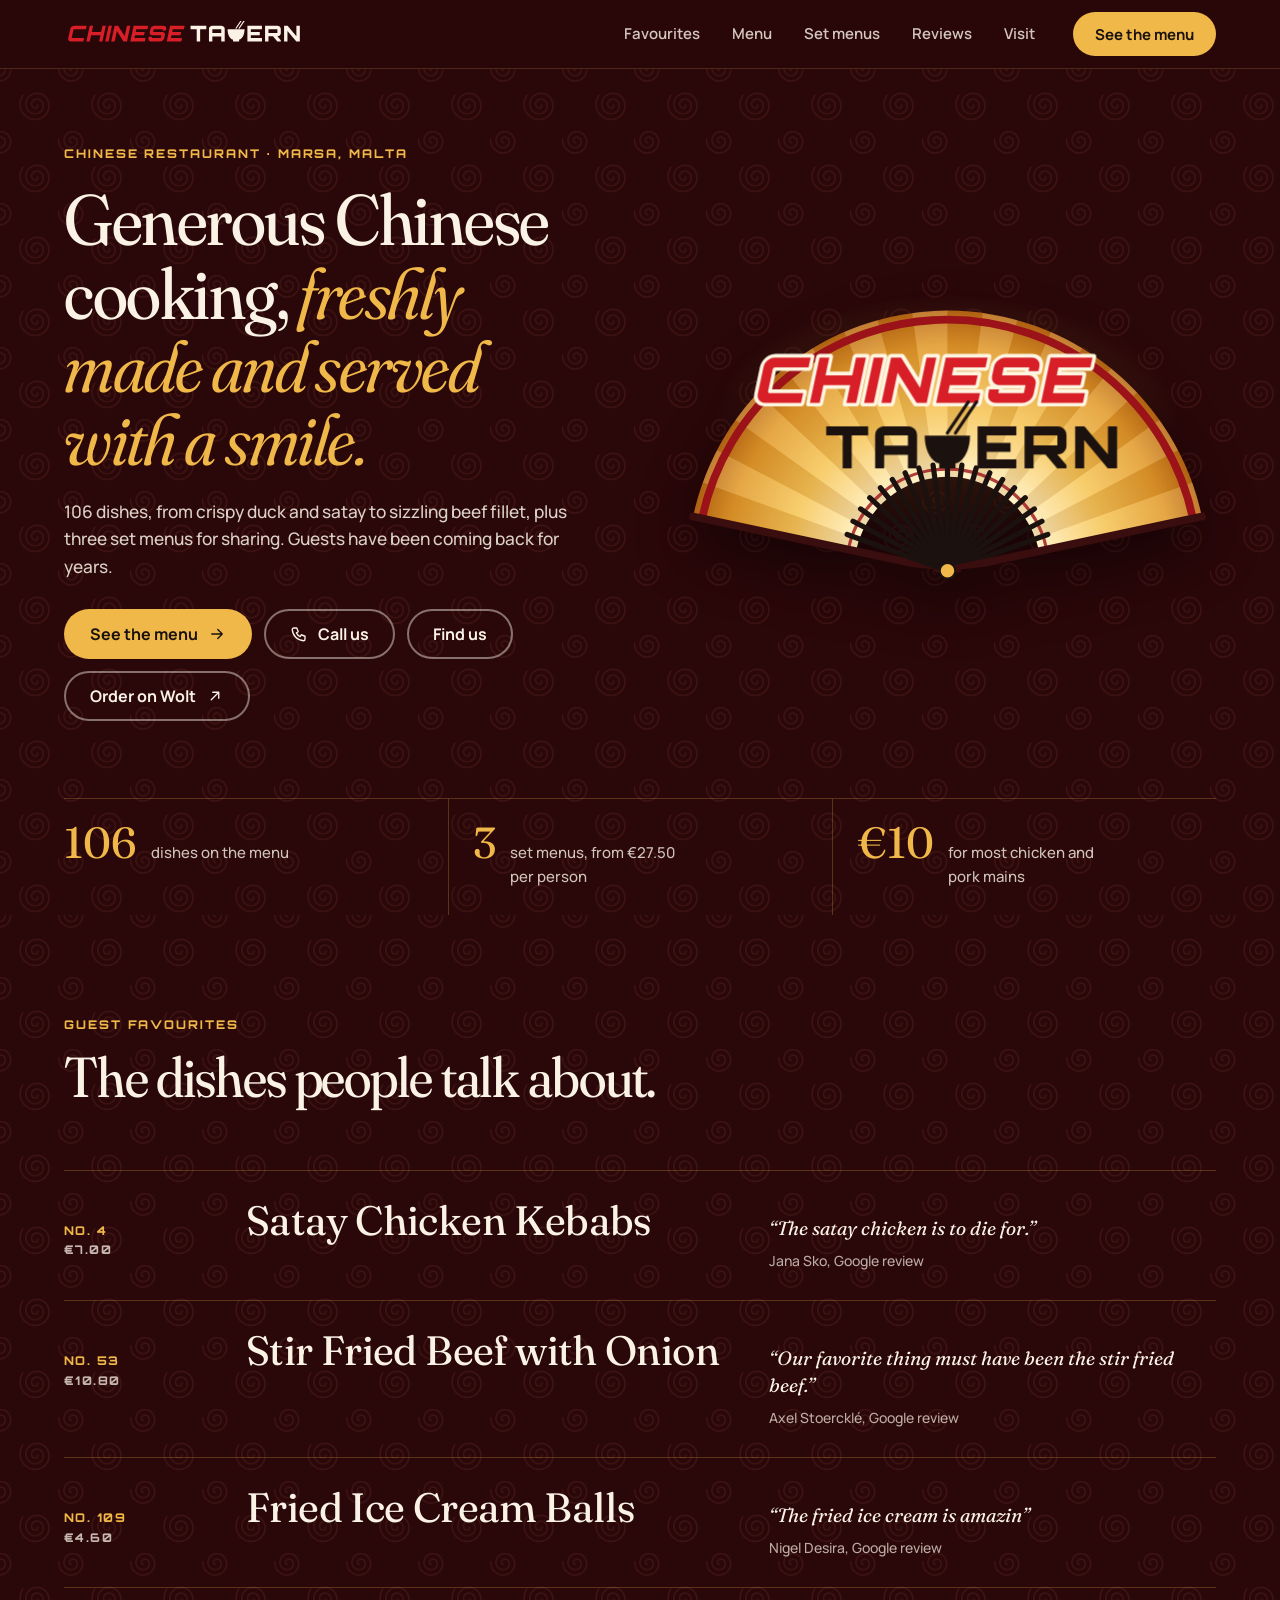
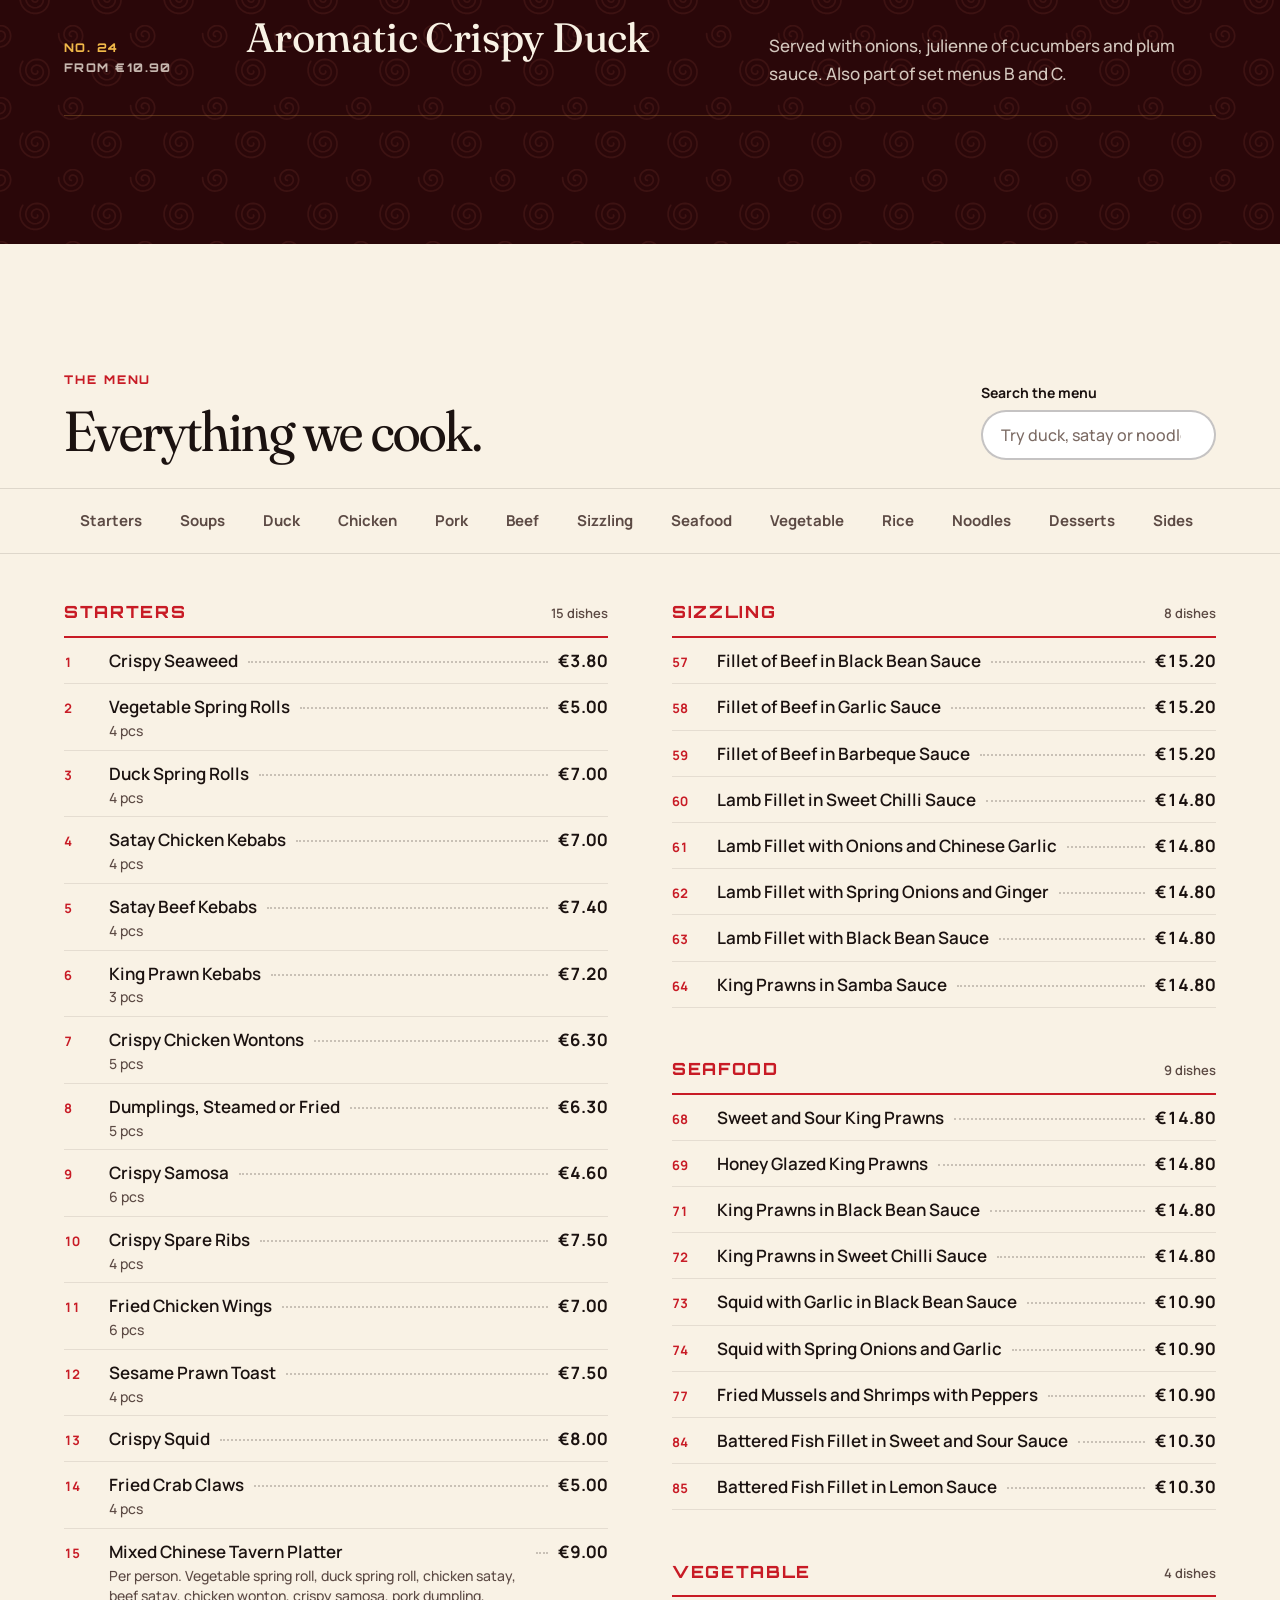
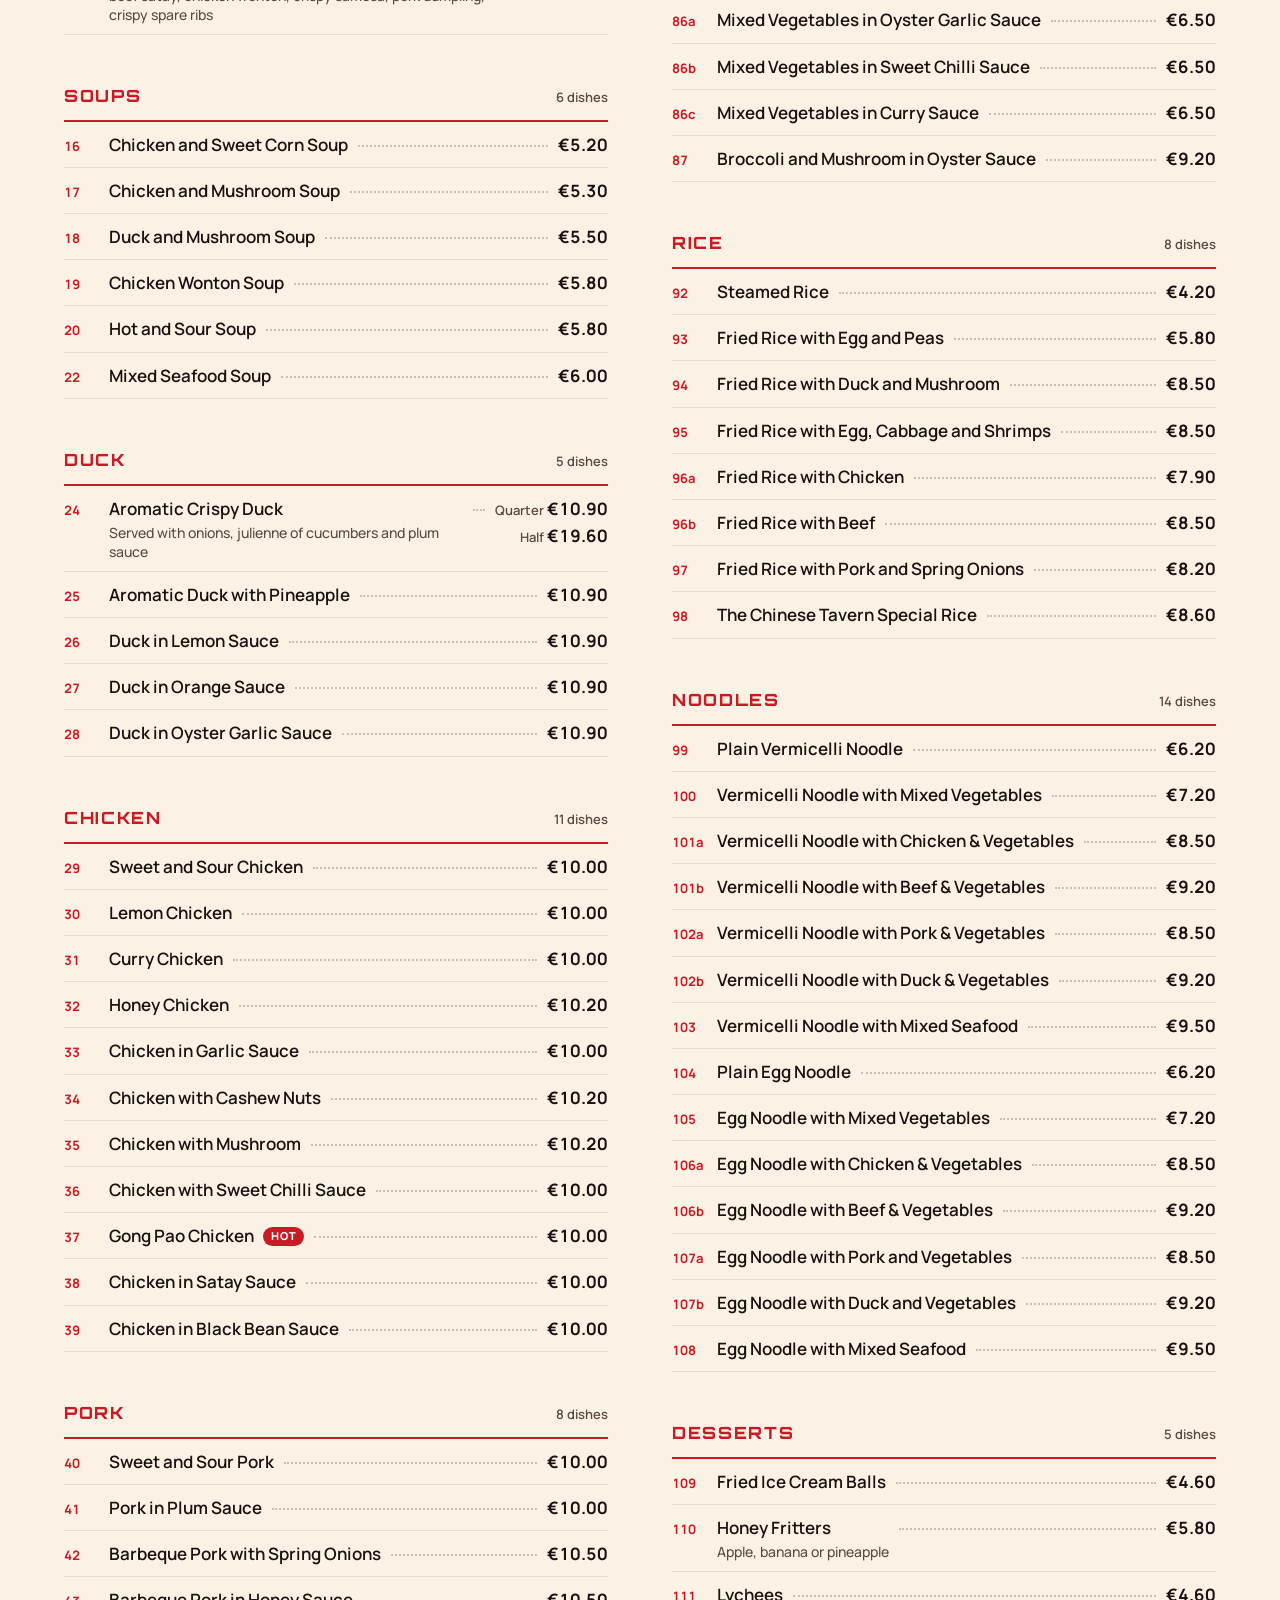
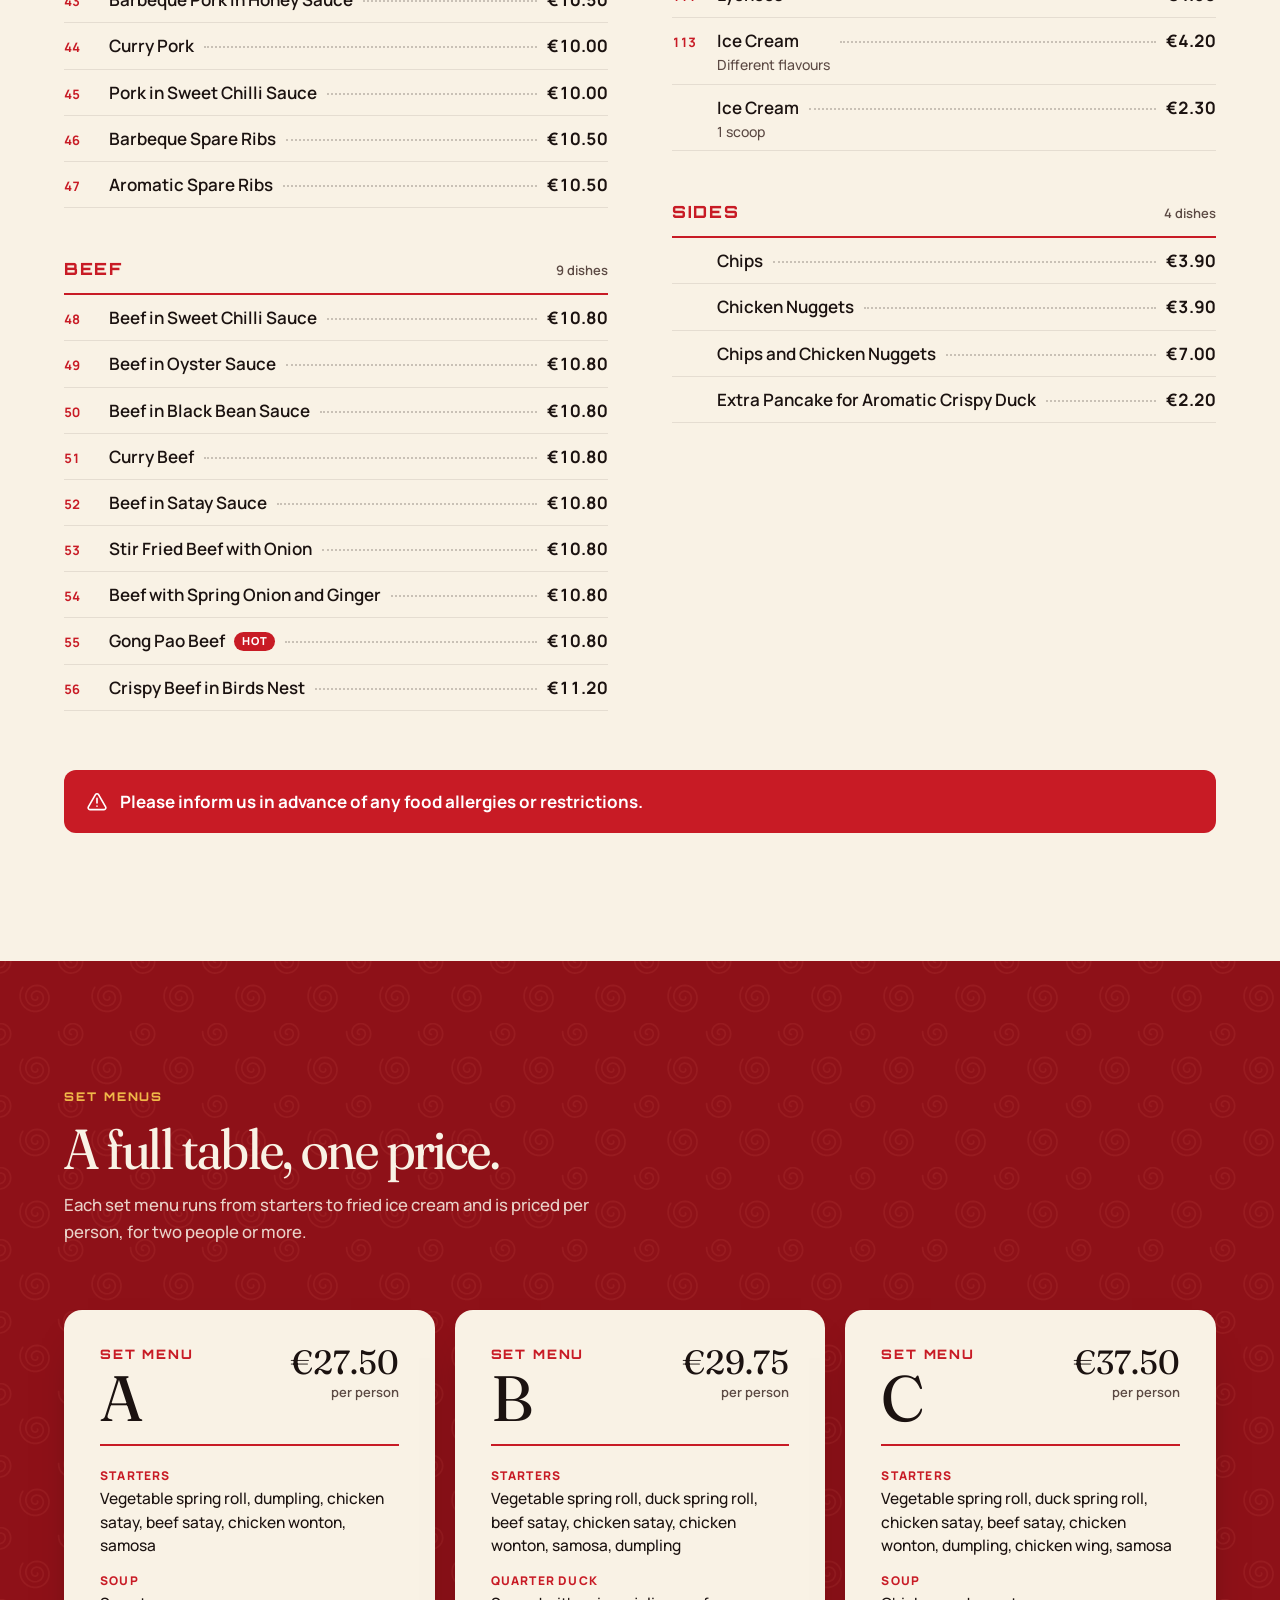
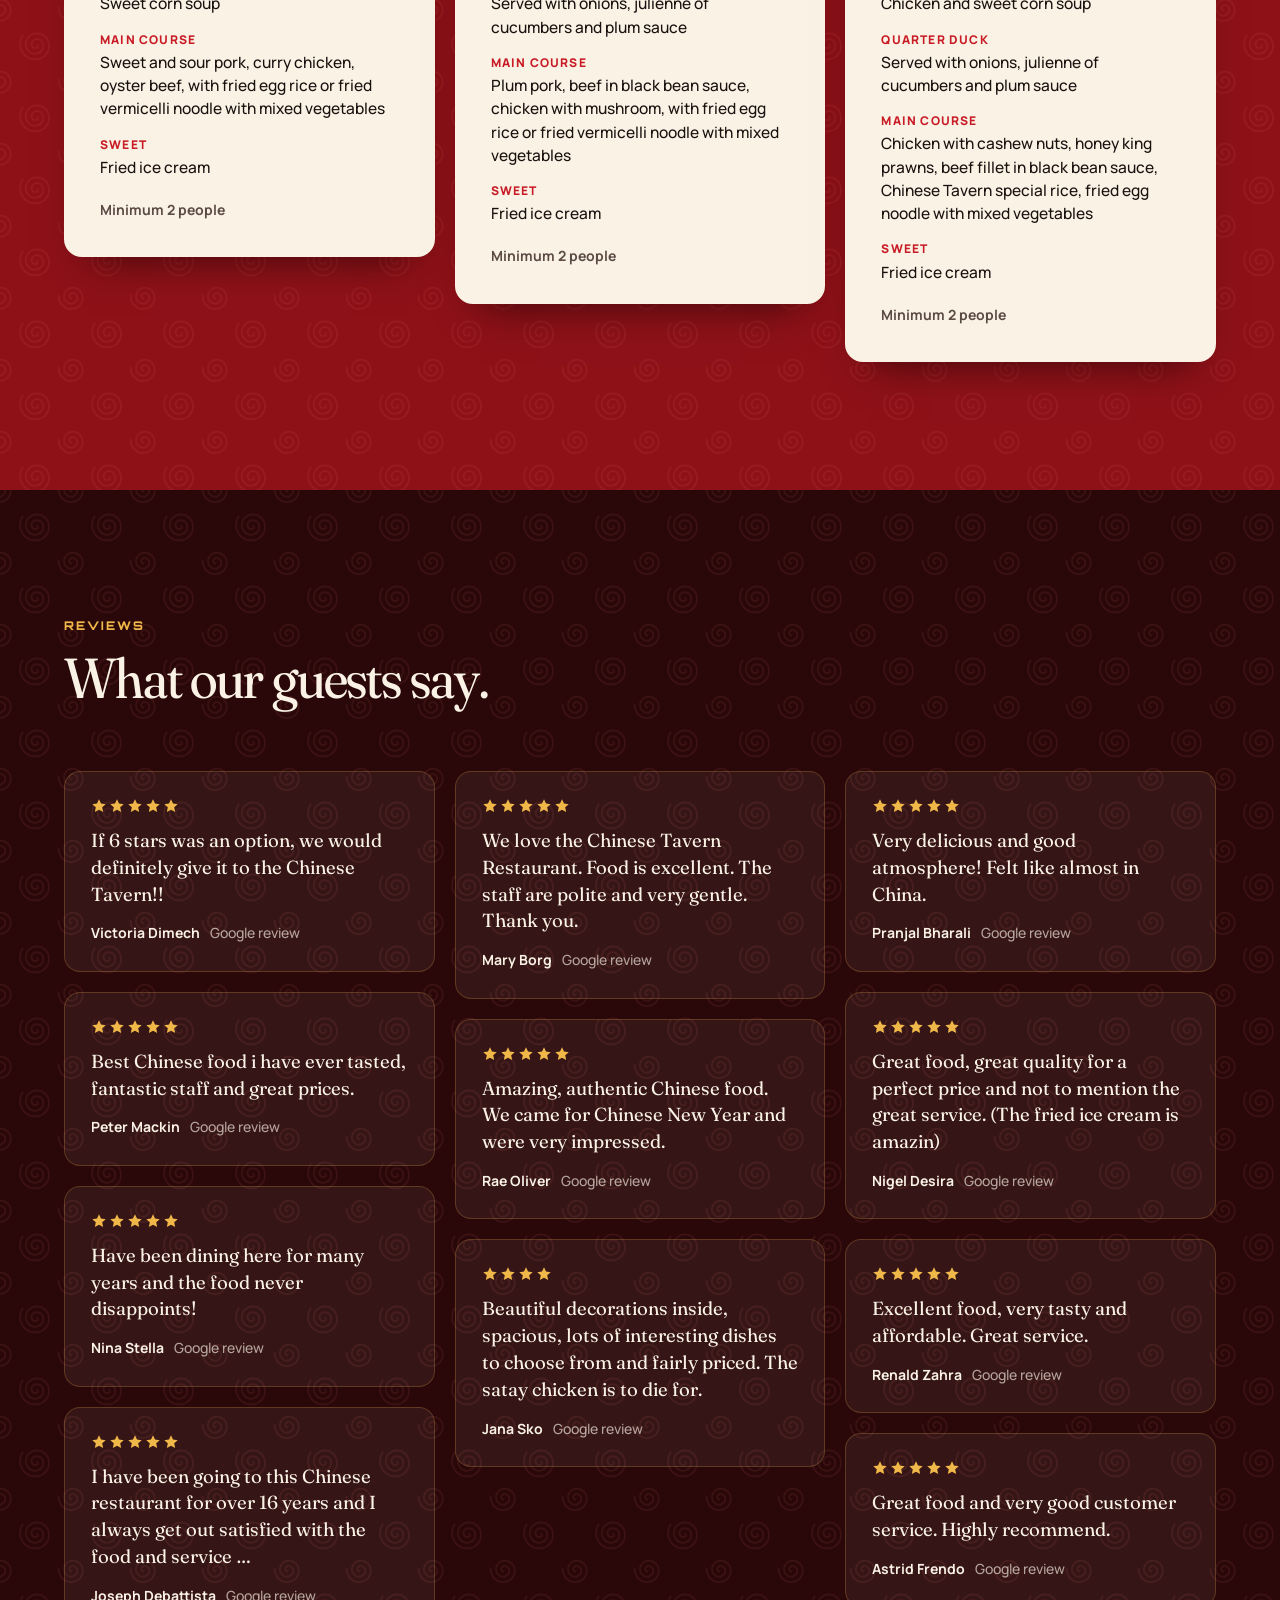
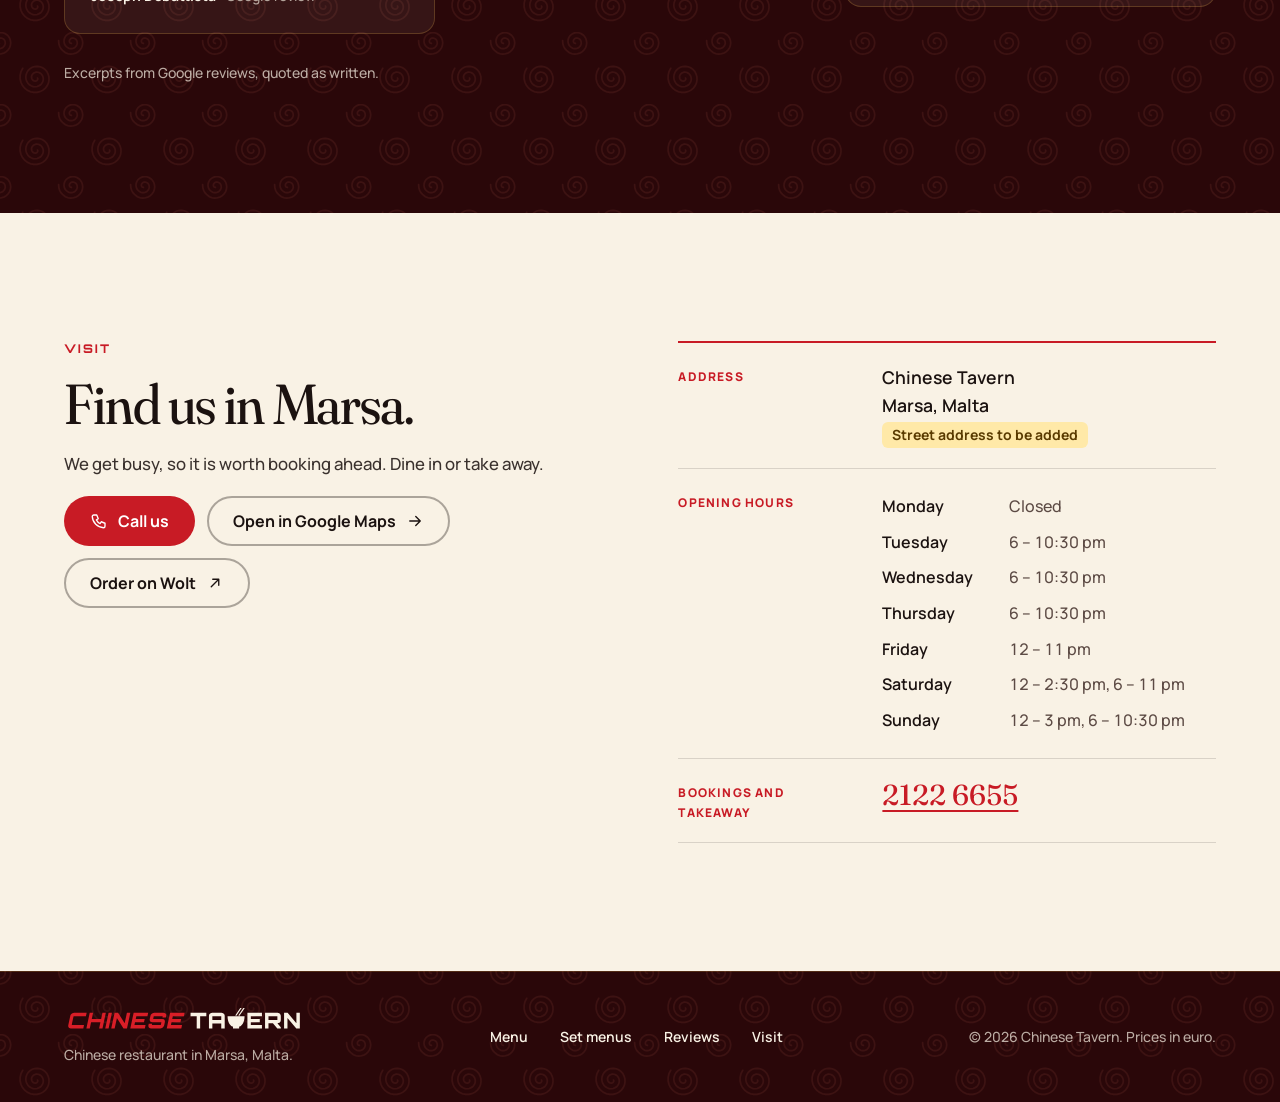
<file: index.html>
<!doctype html>
<html lang="en">
<head>
  <meta charset="utf-8">
  <meta name="viewport" content="width=device-width, initial-scale=1">
  <title>Chinese Tavern | Chinese Restaurant in Marsa, Malta</title>
  <meta name="description" content="Chinese Tavern is a Chinese restaurant in Marsa, Malta. See the full menu of 106 dishes with prices, three set menus from €27.50 per person, and what guests say.">
  <meta name="theme-color" content="#2a0709">
  <meta property="og:title" content="Chinese Tavern | Chinese Restaurant in Marsa, Malta">
  <meta property="og:description" content="Full menu with prices, set menus from €27.50 per person, and guest reviews.">
  <meta property="og:type" content="restaurant">
  <link rel="icon" href="assets/favicon.svg" type="image/svg+xml">
  <link rel="preload" href="assets/fonts/fraunces-latin-full-normal.woff2" as="font" type="font/woff2" crossorigin>
  <link rel="preload" href="assets/fonts/manrope-latin-wght-normal.woff2" as="font" type="font/woff2" crossorigin>
  <link rel="stylesheet" href="styles.css?v=7">
</head>
<body>
  <a class="skip" href="#main">Skip to content</a>

  <header class="nav" id="nav">
    <div class="wrap nav-inner">
      <a class="brand" href="#top" aria-label="Chinese Tavern, back to top"><svg class="wordmark" viewBox="0 0 608 66" aria-hidden="true"><path transform="translate(6.0 52.0) skewX(-12)" d="M11.3 0Q9.1 0 7.2 -1.1Q5.3 -2.2 4.2 -4.1Q3.1 -5.9 3.1 -8.2V-31.8Q3.1 -34.1 4.2 -35.9Q5.3 -37.8 7.2 -38.9Q9.1 -40 11.3 -40H43V-31.3H13.6Q12.7 -31.3 12.2 -30.9Q11.7 -30.4 11.7 -29.5V-10.5Q11.7 -9.6 12.2 -9.1Q12.7 -8.7 13.6 -8.7H43V0ZM50.8 0V-40H59.4V-24.3H83.1V-40H91.7V0H83.1V-15.7H59.4V0ZM98.7 0V-40H107.2V0ZM113.9 0V-40H122.8L145.2 -13.3V-40H153.9V0H145.1L122.6 -26.8V0ZM162.3 0V-40H199.2V-31.3H171V-24.3H193.7V-15.7H171V-8.7H199.2V0ZM214.8 0Q212.6 0 210.7 -1.1Q208.8 -2.2 207.7 -4.1Q206.6 -6 206.6 -8.2V-11.9H215.2V-8.7H237.9V-15.7H214.8Q212.6 -15.7 210.7 -16.8Q208.8 -17.9 207.7 -19.8Q206.6 -21.6 206.6 -23.9V-31.8Q206.6 -34.1 207.7 -35.9Q208.8 -37.8 210.7 -38.9Q212.6 -40 214.8 -40H238.4Q240.6 -40 242.5 -38.9Q244.3 -37.8 245.5 -35.9Q246.6 -34.1 246.6 -31.8V-28.1H237.9V-31.3H215.2V-24.3H238.4Q240.6 -24.3 242.5 -23.2Q244.3 -22.1 245.5 -20.2Q246.6 -18.4 246.6 -16.1V-8.2Q246.6 -6 245.5 -4.1Q244.3 -2.2 242.5 -1.1Q240.6 0 238.4 0ZM254.8 0V-40H291.8V-31.3H263.6V-24.3H286.3V-15.7H263.6V-8.7H291.8V0Z" fill="#d81e27"/><path d="M336.9 52V20.7H321.3V12H361.3V20.7H345.6V52ZM368 52V20.2Q368 17.9 369.1 16.1Q370.2 14.2 372.1 13.1Q374 12 376.2 12H399.7Q402 12 403.8 13.1Q405.7 14.2 406.8 16.1Q408 17.9 408 20.2V52H399.2V39.1H376.6V52ZM376.6 30.4H399.2V20.7H376.6ZM465.6 52V12H502.5V20.7H474.3V27.7H497V36.3H474.3V43.3H502.5V52ZM541.5 52 530.4 38.9H519.1V52H510.4V12.1H542.2Q544.4 12.1 546.3 13.2Q548.2 14.3 549.3 16.2Q550.4 18.1 550.4 20.3V30.6Q550.4 32.8 549.3 34.7Q548.2 36.6 546.3 37.7Q544.4 38.8 542.2 38.8H541.7L550.4 49.1V52ZM519.1 30.2H541.7V20.7H519.1ZM558.7 52V12H567.6L590 38.7V12H598.7V52H589.8L567.3 25.2V52Z" fill="currentColor"/><path d="M415.2 20.8h43.2c0 16.8 -8.6 26.4 -13.8 26.4v4.8h-15.6v-4.8c-5.2 0 -13.8 -9.6 -13.8 -26.4z" fill="currentColor"/><path d="M436.8 18.4L456.8 -11.2" stroke="currentColor" stroke-width="3.0" stroke-linecap="round"/><path d="M444.6 18.4L464.6 -11.2" stroke="currentColor" stroke-width="3.0" stroke-linecap="round"/></svg></a>
      <nav aria-label="Primary">
        <a class="nav-wide" href="#favourites">Favourites</a>
        <a href="#menu">Menu</a>
        <a class="nav-key" href="#set-menus">Set menus</a>
        <a class="nav-mid" href="#reviews">Reviews</a>
        <a class="nav-mid" href="#visit">Visit</a>
      </nav>
      <a class="btn btn-gold nav-cta" href="#menu">See the menu</a>
    </div>
  </header>

  <main id="main">
    <section class="hero dark" id="top">
      <div class="wrap hero-grid">
        <div class="hero-copy">
          <p class="eyebrow">Chinese restaurant <span aria-hidden="true">·</span> Marsa, Malta</p>
          <h1>Generous Chinese cooking, <em>freshly made and served with a smile.</em></h1>
          <p class="lede">106 dishes, from crispy duck and satay to sizzling beef fillet, plus three set menus for sharing. Guests have been coming back for years.</p>
          <div class="actions">
            <a class="btn btn-gold" href="#menu">See the menu <svg viewBox="0 0 24 24" width="18" height="18" aria-hidden="true"><path d="M5 12h14m0 0l-6-6m6 6l-6 6" fill="none" stroke="currentColor" stroke-width="1.8" stroke-linecap="round" stroke-linejoin="round"/></svg></a>
            <a class="btn btn-line btn-call" href="tel:+35621226655"><svg viewBox="0 0 24 24" width="18" height="18" aria-hidden="true"><path d="M5 4h4l2 5-2.5 1.5a11 11 0 005 5L15 13l5 2v4a2 2 0 01-2 2A16 16 0 013 6a2 2 0 012-2z" fill="none" stroke="currentColor" stroke-width="1.8" stroke-linecap="round" stroke-linejoin="round"/></svg> Call us</a>
            <a class="btn btn-line" href="#visit">Find us</a>
            <a class="btn btn-line" href="https://wolt.com/en/mlt/malta/restaurant/chinese-tavern" target="_blank" rel="noopener">Order on Wolt <svg viewBox="0 0 24 24" width="18" height="18" aria-hidden="true"><path d="M7 17L17 7m0 0H9m8 0v8" fill="none" stroke="currentColor" stroke-width="1.8" stroke-linecap="round" stroke-linejoin="round"/></svg></a>
          </div>
        </div>
        <div class="hero-art"><svg class="hero-logo" viewBox="0 0 640 372" role="img" aria-label="Chinese Tavern logo: a golden fan behind the restaurant name"><defs><radialGradient id="hero-gold" gradientUnits="userSpaceOnUse" cx="320" cy="350" r="310"><stop offset=".36" stop-color="#fff0c0"/><stop offset=".62" stop-color="#f6c556"/><stop offset=".86" stop-color="#e29a2a"/><stop offset="1" stop-color="#b96a14"/></radialGradient><mask id="fan-sweep" maskUnits="userSpaceOnUse" x="0" y="0" width="640" height="372"><path class="sweep" d="M157.9 333.0A163.0 163.0 0 0 1 482.1 333.0" pathLength="1" fill="none" stroke="#fff" stroke-width="330"/><circle cx="320" cy="350" r="16" fill="#fff"/></mask></defs><g mask="url(#fan-sweep)"><path d="M210.8 326.8L16.8 285.5A310 310 0 0 1 623.2 285.5L429.2 326.8A111.6 111.6 0 0 0 210.8 326.8Z" fill="url(#hero-gold)"/><path d="M210.8 326.8L16.8 285.5A310 310 0 0 1 28.3 245.0L215.0 312.2A111.6 111.6 0 0 0 210.8 326.8Z" fill="#5a1c00" opacity="0.1"/><path d="M215.0 312.2L28.3 245.0A310 310 0 0 1 45.3 206.4L221.1 298.3A111.6 111.6 0 0 0 215.0 312.2Z" fill="#fff" opacity="0.13"/><path d="M221.1 298.3L45.3 206.4A310 310 0 0 1 67.3 170.4L229.0 285.4A111.6 111.6 0 0 0 221.1 298.3Z" fill="#5a1c00" opacity="0.1"/><path d="M229.0 285.4L67.3 170.4A310 310 0 0 1 94.0 137.8L238.6 273.6A111.6 111.6 0 0 0 229.0 285.4Z" fill="#fff" opacity="0.13"/><path d="M238.6 273.6L94.0 137.8A310 310 0 0 1 124.9 109.1L249.8 263.3A111.6 111.6 0 0 0 238.6 273.6Z" fill="#5a1c00" opacity="0.1"/><path d="M249.8 263.3L124.9 109.1A310 310 0 0 1 159.4 84.8L262.2 254.5A111.6 111.6 0 0 0 249.8 263.3Z" fill="#fff" opacity="0.13"/><path d="M262.2 254.5L159.4 84.8A310 310 0 0 1 196.9 65.5L275.7 247.6A111.6 111.6 0 0 0 262.2 254.5Z" fill="#5a1c00" opacity="0.1"/><path d="M275.7 247.6L196.9 65.5A310 310 0 0 1 236.6 51.4L290.0 242.5A111.6 111.6 0 0 0 275.7 247.6Z" fill="#fff" opacity="0.13"/><path d="M290.0 242.5L236.6 51.4A310 310 0 0 1 277.9 42.9L304.9 239.4A111.6 111.6 0 0 0 290.0 242.5Z" fill="#5a1c00" opacity="0.1"/><path d="M304.9 239.4L277.9 42.9A310 310 0 0 1 320.0 40.0L320.0 238.4A111.6 111.6 0 0 0 304.9 239.4Z" fill="#fff" opacity="0.13"/><path d="M320.0 238.4L320.0 40.0A310 310 0 0 1 362.1 42.9L335.1 239.4A111.6 111.6 0 0 0 320.0 238.4Z" fill="#5a1c00" opacity="0.1"/><path d="M335.1 239.4L362.1 42.9A310 310 0 0 1 403.4 51.4L350.0 242.5A111.6 111.6 0 0 0 335.1 239.4Z" fill="#fff" opacity="0.13"/><path d="M350.0 242.5L403.4 51.4A310 310 0 0 1 443.1 65.5L364.3 247.6A111.6 111.6 0 0 0 350.0 242.5Z" fill="#5a1c00" opacity="0.1"/><path d="M364.3 247.6L443.1 65.5A310 310 0 0 1 480.6 84.8L377.8 254.5A111.6 111.6 0 0 0 364.3 247.6Z" fill="#fff" opacity="0.13"/><path d="M377.8 254.5L480.6 84.8A310 310 0 0 1 515.1 109.1L390.2 263.3A111.6 111.6 0 0 0 377.8 254.5Z" fill="#5a1c00" opacity="0.1"/><path d="M390.2 263.3L515.1 109.1A310 310 0 0 1 546.0 137.8L401.4 273.6A111.6 111.6 0 0 0 390.2 263.3Z" fill="#fff" opacity="0.13"/><path d="M401.4 273.6L546.0 137.8A310 310 0 0 1 572.7 170.4L411.0 285.4A111.6 111.6 0 0 0 401.4 273.6Z" fill="#5a1c00" opacity="0.1"/><path d="M411.0 285.4L572.7 170.4A310 310 0 0 1 594.7 206.4L418.9 298.3A111.6 111.6 0 0 0 411.0 285.4Z" fill="#fff" opacity="0.13"/><path d="M418.9 298.3L594.7 206.4A310 310 0 0 1 611.7 245.0L425.0 312.2A111.6 111.6 0 0 0 418.9 298.3Z" fill="#5a1c00" opacity="0.1"/><path d="M425.0 312.2L611.7 245.0A310 310 0 0 1 623.2 285.5L429.2 326.8A111.6 111.6 0 0 0 425.0 312.2Z" fill="#fff" opacity="0.13"/><path d="M27.4 287.8A299.15 299.15 0 0 1 612.6 287.8" fill="none" stroke="#9c1219" stroke-width="9.3"/><path d="M201.7 324.9A120.89999999999999 120.89999999999999 0 0 1 438.3 324.9" fill="none" stroke="#9c1219" stroke-width="3.7" opacity=".8"/><path d="M313.9 348.7L16.8 285.5" stroke="#3a0d0f" stroke-width="9.3" stroke-linecap="round"/><path d="M314.2 347.9L200.4 306.9" stroke="#1b1210" stroke-width="6.2" stroke-linecap="round"/><path d="M314.5 347.1L207.4 291.1" stroke="#1b1210" stroke-width="6.2" stroke-linecap="round"/><path d="M314.9 346.4L216.4 276.4" stroke="#1b1210" stroke-width="6.2" stroke-linecap="round"/><path d="M315.5 345.8L227.3 263.0" stroke="#1b1210" stroke-width="6.2" stroke-linecap="round"/><path d="M316.1 345.2L240.0 251.2" stroke="#1b1210" stroke-width="6.2" stroke-linecap="round"/><path d="M316.8 344.7L254.2 241.3" stroke="#1b1210" stroke-width="6.2" stroke-linecap="round"/><path d="M317.5 344.3L269.5 233.4" stroke="#1b1210" stroke-width="6.2" stroke-linecap="round"/><path d="M318.3 344.0L285.8 227.6" stroke="#1b1210" stroke-width="6.2" stroke-linecap="round"/><path d="M319.2 343.9L302.8 224.1" stroke="#1b1210" stroke-width="6.2" stroke-linecap="round"/><path d="M320.0 343.8L320.0 222.9" stroke="#1b1210" stroke-width="6.2" stroke-linecap="round"/><path d="M320.8 343.9L337.2 224.1" stroke="#1b1210" stroke-width="6.2" stroke-linecap="round"/><path d="M321.7 344.0L354.2 227.6" stroke="#1b1210" stroke-width="6.2" stroke-linecap="round"/><path d="M322.5 344.3L370.5 233.4" stroke="#1b1210" stroke-width="6.2" stroke-linecap="round"/><path d="M323.2 344.7L385.8 241.3" stroke="#1b1210" stroke-width="6.2" stroke-linecap="round"/><path d="M323.9 345.2L400.0 251.2" stroke="#1b1210" stroke-width="6.2" stroke-linecap="round"/><path d="M324.5 345.8L412.7 263.0" stroke="#1b1210" stroke-width="6.2" stroke-linecap="round"/><path d="M325.1 346.4L423.6 276.4" stroke="#1b1210" stroke-width="6.2" stroke-linecap="round"/><path d="M325.5 347.1L432.6 291.1" stroke="#1b1210" stroke-width="6.2" stroke-linecap="round"/><path d="M325.8 347.9L439.6 306.9" stroke="#1b1210" stroke-width="6.2" stroke-linecap="round"/><path d="M326.1 348.7L623.2 285.5" stroke="#3a0d0f" stroke-width="9.3" stroke-linecap="round"/><circle cx="320" cy="350" r="9.3" fill="#f0b849" stroke="#1b1210" stroke-width="2.5"/></g><g class="hero-words"><path transform="translate(87.4 150.0) skewX(-12)" d="M15.3 0Q12.2 0 9.7 -1.5Q7.2 -3 5.7 -5.5Q4.2 -8 4.2 -11.1V-42.9Q4.2 -46 5.7 -48.5Q7.2 -51 9.7 -52.5Q12.2 -54 15.3 -54H58V-42.3H18.3Q17.1 -42.3 16.5 -41.7Q15.8 -41.1 15.8 -39.8V-14.2Q15.8 -13 16.5 -12.3Q17.1 -11.7 18.3 -11.7H58V0ZM68.6 0V-54H80.2V-32.9H112.1V-54H123.8V0H112.1V-21.1H80.2V0ZM133.2 0V-54H144.7V0ZM153.8 0V-54H165.8L196.1 -18V-54H207.8V0H195.8L165.4 -36.1V0ZM219.1 0V-54H268.9V-42.3H230.8V-32.9H261.5V-21.1H230.8V-11.7H268.9V0ZM290 0Q287 0 284.5 -1.5Q281.9 -3 280.4 -5.5Q278.9 -8.1 278.9 -11.1V-16.1H290.6V-11.7H321.1V-21.1H290Q287 -21.1 284.5 -22.6Q281.9 -24.1 280.4 -26.7Q278.9 -29.2 278.9 -32.2V-42.9Q278.9 -46 280.4 -48.5Q281.9 -51 284.5 -52.5Q287 -54 290 -54H321.8Q324.8 -54 327.3 -52.5Q329.9 -51 331.4 -48.5Q332.9 -46 332.9 -42.9V-37.9H321.1V-42.3H290.6V-32.9H321.8Q324.8 -32.9 327.3 -31.4Q329.9 -29.8 331.4 -27.3Q332.9 -24.8 332.9 -21.8V-11.1Q332.9 -8.1 331.4 -5.5Q329.9 -3 327.3 -1.5Q324.8 0 321.8 0ZM344 0V-54H393.9V-42.3H355.8V-32.9H386.5V-21.1H355.8V-11.7H393.9V0Z" fill="#d81e27" stroke="#fff6e2" stroke-width="8.6" stroke-linejoin="round" paint-order="stroke"/><path d="M195 228V188.8H175.4V178H225.4V188.8H205.8V228ZM233.7 228V188.3Q233.7 185.4 235.1 183.1Q236.5 180.8 238.9 179.4Q241.2 178 244 178H273.4Q276.2 178 278.5 179.4Q280.9 180.8 282.3 183.1Q283.7 185.4 283.7 188.3V228H272.8V211.9H244.5V228ZM244.5 201.1H272.8V188.8H244.5ZM355.8 228V178H402V188.8H366.7V197.6H395.1V208.4H366.7V217.2H402V228ZM450.7 228 436.8 211.6H422.6V228H411.8V178.1H451.5Q454.3 178.1 456.7 179.5Q459 180.8 460.4 183.2Q461.8 185.6 461.8 188.3V201.3Q461.8 204 460.4 206.4Q459 208.8 456.7 210.2Q454.3 211.5 451.5 211.5H450.9L461.8 224.3V228ZM422.6 200.7H450.9V188.8H422.6ZM472.1 228V178H483.2L511.2 211.3V178H522.1V228H511L482.9 194.5V228Z" fill="#1b1210"/><path d="M292.8 189.0h54.0c0 21.0 -10.8 33.0 -17.3 33.0v6.0h-19.4v-6.0c-6.5 0 -17.3 -12.0 -17.3 -33.0z" fill="#1b1210"/><path d="M319.8 186.0L344.8 149.0" stroke="#1b1210" stroke-width="3.8" stroke-linecap="round"/><path d="M329.5 186.0L354.5 149.0" stroke="#1b1210" stroke-width="3.8" stroke-linecap="round"/></g></svg></div>
      </div>
      <div class="wrap">
        <ul class="facts">
          <li><strong>106</strong><span>dishes on the menu</span></li>
          <li><strong>3</strong><span>set menus, from €27.50 per person</span></li>
          <li><strong>€10</strong><span>for most chicken and pork mains</span></li>
        </ul>
      </div>
    </section>

    <section class="section dark faves" id="favourites">
      <div class="wrap">
        <header class="head">
          <p class="eyebrow">Guest favourites</p>
          <h2>The dishes people talk about.</h2>
        </header>
        <ul class="fave-list"><li class="fave"><div class="fave-meta"><span>No. 4</span><span>€7.00</span></div><h3>Satay Chicken Kebabs</h3><blockquote><p>“The satay chicken is to die for.”</p><cite>Jana Sko, Google review</cite></blockquote></li><li class="fave"><div class="fave-meta"><span>No. 53</span><span>€10.80</span></div><h3>Stir Fried Beef with Onion</h3><blockquote><p>“Our favorite thing must have been the stir fried beef.”</p><cite>Axel Stoercklé, Google review</cite></blockquote></li><li class="fave"><div class="fave-meta"><span>No. 109</span><span>€4.60</span></div><h3>Fried Ice Cream Balls</h3><blockquote><p>“The fried ice cream is amazin”</p><cite>Nigel Desira, Google review</cite></blockquote></li><li class="fave"><div class="fave-meta"><span>No. 24</span><span>from €10.90</span></div><h3>Aromatic Crispy Duck</h3><p class="fave-desc">Served with onions, julienne of cucumbers and plum sauce. Also part of set menus B and C.</p></li></ul>
      </div>
    </section>

    <section class="section paper" id="menu">
      <div class="wrap">
        <header class="head head-row">
          <div>
            <p class="eyebrow">The menu</p>
            <h2>Everything we cook.</h2>
          </div>
          <div class="search">
            <label for="menu-search">Search the menu</label>
            <input id="menu-search" type="search" placeholder="Try duck, satay or noodle" autocomplete="off">
          </div>
        </header>
      </div>
      <div class="chips-bar" id="chips-bar"><div class="wrap"><nav class="chips" aria-label="Menu sections"><a class="chip" href="#m-starters" data-cat="m-starters">Starters</a><a class="chip" href="#m-soups" data-cat="m-soups">Soups</a><a class="chip" href="#m-duck" data-cat="m-duck">Duck</a><a class="chip" href="#m-chicken" data-cat="m-chicken">Chicken</a><a class="chip" href="#m-pork" data-cat="m-pork">Pork</a><a class="chip" href="#m-beef" data-cat="m-beef">Beef</a><a class="chip" href="#m-sizzling" data-cat="m-sizzling">Sizzling</a><a class="chip" href="#m-seafood" data-cat="m-seafood">Seafood</a><a class="chip" href="#m-vegetable" data-cat="m-vegetable">Vegetable</a><a class="chip" href="#m-rice" data-cat="m-rice">Rice</a><a class="chip" href="#m-noodles" data-cat="m-noodles">Noodles</a><a class="chip" href="#m-desserts" data-cat="m-desserts">Desserts</a><a class="chip" href="#m-sides" data-cat="m-sides">Sides</a></nav></div></div>
      <div class="wrap">
        <p class="no-results" id="no-results" hidden>No dishes match that search.</p>
        <div class="cats" id="cats"><section class="cat" id="m-starters" aria-labelledby="h-starters"><header class="cat-head"><h3 id="h-starters">Starters</h3><span class="count">15 dishes</span></header><ul class="items"><li class="item"><span class="no">1</span><span class="nm"><span class="t">Crispy Seaweed</span></span><span class="dots" aria-hidden="true"></span><span class="prices"><span class="price">€3.80</span></span></li><li class="item"><span class="no">2</span><span class="nm"><span class="t">Vegetable Spring Rolls</span><span class="note">4 pcs</span></span><span class="dots" aria-hidden="true"></span><span class="prices"><span class="price">€5.00</span></span></li><li class="item"><span class="no">3</span><span class="nm"><span class="t">Duck Spring Rolls</span><span class="note">4 pcs</span></span><span class="dots" aria-hidden="true"></span><span class="prices"><span class="price">€7.00</span></span></li><li class="item"><span class="no">4</span><span class="nm"><span class="t">Satay Chicken Kebabs</span><span class="note">4 pcs</span></span><span class="dots" aria-hidden="true"></span><span class="prices"><span class="price">€7.00</span></span></li><li class="item"><span class="no">5</span><span class="nm"><span class="t">Satay Beef Kebabs</span><span class="note">4 pcs</span></span><span class="dots" aria-hidden="true"></span><span class="prices"><span class="price">€7.40</span></span></li><li class="item"><span class="no">6</span><span class="nm"><span class="t">King Prawn Kebabs</span><span class="note">3 pcs</span></span><span class="dots" aria-hidden="true"></span><span class="prices"><span class="price">€7.20</span></span></li><li class="item"><span class="no">7</span><span class="nm"><span class="t">Crispy Chicken Wontons</span><span class="note">5 pcs</span></span><span class="dots" aria-hidden="true"></span><span class="prices"><span class="price">€6.30</span></span></li><li class="item"><span class="no">8</span><span class="nm"><span class="t">Dumplings, Steamed or Fried</span><span class="note">5 pcs</span></span><span class="dots" aria-hidden="true"></span><span class="prices"><span class="price">€6.30</span></span></li><li class="item"><span class="no">9</span><span class="nm"><span class="t">Crispy Samosa</span><span class="note">6 pcs</span></span><span class="dots" aria-hidden="true"></span><span class="prices"><span class="price">€4.60</span></span></li><li class="item"><span class="no">10</span><span class="nm"><span class="t">Crispy Spare Ribs</span><span class="note">4 pcs</span></span><span class="dots" aria-hidden="true"></span><span class="prices"><span class="price">€7.50</span></span></li><li class="item"><span class="no">11</span><span class="nm"><span class="t">Fried Chicken Wings</span><span class="note">6 pcs</span></span><span class="dots" aria-hidden="true"></span><span class="prices"><span class="price">€7.00</span></span></li><li class="item"><span class="no">12</span><span class="nm"><span class="t">Sesame Prawn Toast</span><span class="note">4 pcs</span></span><span class="dots" aria-hidden="true"></span><span class="prices"><span class="price">€7.50</span></span></li><li class="item"><span class="no">13</span><span class="nm"><span class="t">Crispy Squid</span></span><span class="dots" aria-hidden="true"></span><span class="prices"><span class="price">€8.00</span></span></li><li class="item"><span class="no">14</span><span class="nm"><span class="t">Fried Crab Claws</span><span class="note">4 pcs</span></span><span class="dots" aria-hidden="true"></span><span class="prices"><span class="price">€5.00</span></span></li><li class="item"><span class="no">15</span><span class="nm"><span class="t">Mixed Chinese Tavern Platter</span><span class="note">Per person. Vegetable spring roll, duck spring roll, chicken satay, beef satay, chicken wonton, crispy samosa, pork dumpling, crispy spare ribs</span></span><span class="dots" aria-hidden="true"></span><span class="prices"><span class="price">€9.00</span></span></li></ul></section><section class="cat" id="m-soups" aria-labelledby="h-soups"><header class="cat-head"><h3 id="h-soups">Soups</h3><span class="count">6 dishes</span></header><ul class="items"><li class="item"><span class="no">16</span><span class="nm"><span class="t">Chicken and Sweet Corn Soup</span></span><span class="dots" aria-hidden="true"></span><span class="prices"><span class="price">€5.20</span></span></li><li class="item"><span class="no">17</span><span class="nm"><span class="t">Chicken and Mushroom Soup</span></span><span class="dots" aria-hidden="true"></span><span class="prices"><span class="price">€5.30</span></span></li><li class="item"><span class="no">18</span><span class="nm"><span class="t">Duck and Mushroom Soup</span></span><span class="dots" aria-hidden="true"></span><span class="prices"><span class="price">€5.50</span></span></li><li class="item"><span class="no">19</span><span class="nm"><span class="t">Chicken Wonton Soup</span></span><span class="dots" aria-hidden="true"></span><span class="prices"><span class="price">€5.80</span></span></li><li class="item"><span class="no">20</span><span class="nm"><span class="t">Hot and Sour Soup</span></span><span class="dots" aria-hidden="true"></span><span class="prices"><span class="price">€5.80</span></span></li><li class="item"><span class="no">22</span><span class="nm"><span class="t">Mixed Seafood Soup</span></span><span class="dots" aria-hidden="true"></span><span class="prices"><span class="price">€6.00</span></span></li></ul></section><section class="cat" id="m-duck" aria-labelledby="h-duck"><header class="cat-head"><h3 id="h-duck">Duck</h3><span class="count">5 dishes</span></header><ul class="items"><li class="item"><span class="no">24</span><span class="nm"><span class="t">Aromatic Crispy Duck</span><span class="note">Served with onions, julienne of cucumbers and plum sauce</span></span><span class="dots" aria-hidden="true"></span><span class="prices"><span class="price"><small>Quarter</small> €10.90</span><span class="price"><small>Half</small> €19.60</span></span></li><li class="item"><span class="no">25</span><span class="nm"><span class="t">Aromatic Duck with Pineapple</span></span><span class="dots" aria-hidden="true"></span><span class="prices"><span class="price">€10.90</span></span></li><li class="item"><span class="no">26</span><span class="nm"><span class="t">Duck in Lemon Sauce</span></span><span class="dots" aria-hidden="true"></span><span class="prices"><span class="price">€10.90</span></span></li><li class="item"><span class="no">27</span><span class="nm"><span class="t">Duck in Orange Sauce</span></span><span class="dots" aria-hidden="true"></span><span class="prices"><span class="price">€10.90</span></span></li><li class="item"><span class="no">28</span><span class="nm"><span class="t">Duck in Oyster Garlic Sauce</span></span><span class="dots" aria-hidden="true"></span><span class="prices"><span class="price">€10.90</span></span></li></ul></section><section class="cat" id="m-chicken" aria-labelledby="h-chicken"><header class="cat-head"><h3 id="h-chicken">Chicken</h3><span class="count">11 dishes</span></header><ul class="items"><li class="item"><span class="no">29</span><span class="nm"><span class="t">Sweet and Sour Chicken</span></span><span class="dots" aria-hidden="true"></span><span class="prices"><span class="price">€10.00</span></span></li><li class="item"><span class="no">30</span><span class="nm"><span class="t">Lemon Chicken</span></span><span class="dots" aria-hidden="true"></span><span class="prices"><span class="price">€10.00</span></span></li><li class="item"><span class="no">31</span><span class="nm"><span class="t">Curry Chicken</span></span><span class="dots" aria-hidden="true"></span><span class="prices"><span class="price">€10.00</span></span></li><li class="item"><span class="no">32</span><span class="nm"><span class="t">Honey Chicken</span></span><span class="dots" aria-hidden="true"></span><span class="prices"><span class="price">€10.20</span></span></li><li class="item"><span class="no">33</span><span class="nm"><span class="t">Chicken in Garlic Sauce</span></span><span class="dots" aria-hidden="true"></span><span class="prices"><span class="price">€10.00</span></span></li><li class="item"><span class="no">34</span><span class="nm"><span class="t">Chicken with Cashew Nuts</span></span><span class="dots" aria-hidden="true"></span><span class="prices"><span class="price">€10.20</span></span></li><li class="item"><span class="no">35</span><span class="nm"><span class="t">Chicken with Mushroom</span></span><span class="dots" aria-hidden="true"></span><span class="prices"><span class="price">€10.20</span></span></li><li class="item"><span class="no">36</span><span class="nm"><span class="t">Chicken with Sweet Chilli Sauce</span></span><span class="dots" aria-hidden="true"></span><span class="prices"><span class="price">€10.00</span></span></li><li class="item"><span class="no">37</span><span class="nm"><span class="t">Gong Pao Chicken <span class="hot">Hot</span></span></span><span class="dots" aria-hidden="true"></span><span class="prices"><span class="price">€10.00</span></span></li><li class="item"><span class="no">38</span><span class="nm"><span class="t">Chicken in Satay Sauce</span></span><span class="dots" aria-hidden="true"></span><span class="prices"><span class="price">€10.00</span></span></li><li class="item"><span class="no">39</span><span class="nm"><span class="t">Chicken in Black Bean Sauce</span></span><span class="dots" aria-hidden="true"></span><span class="prices"><span class="price">€10.00</span></span></li></ul></section><section class="cat" id="m-pork" aria-labelledby="h-pork"><header class="cat-head"><h3 id="h-pork">Pork</h3><span class="count">8 dishes</span></header><ul class="items"><li class="item"><span class="no">40</span><span class="nm"><span class="t">Sweet and Sour Pork</span></span><span class="dots" aria-hidden="true"></span><span class="prices"><span class="price">€10.00</span></span></li><li class="item"><span class="no">41</span><span class="nm"><span class="t">Pork in Plum Sauce</span></span><span class="dots" aria-hidden="true"></span><span class="prices"><span class="price">€10.00</span></span></li><li class="item"><span class="no">42</span><span class="nm"><span class="t">Barbeque Pork with Spring Onions</span></span><span class="dots" aria-hidden="true"></span><span class="prices"><span class="price">€10.50</span></span></li><li class="item"><span class="no">43</span><span class="nm"><span class="t">Barbeque Pork in Honey Sauce</span></span><span class="dots" aria-hidden="true"></span><span class="prices"><span class="price">€10.50</span></span></li><li class="item"><span class="no">44</span><span class="nm"><span class="t">Curry Pork</span></span><span class="dots" aria-hidden="true"></span><span class="prices"><span class="price">€10.00</span></span></li><li class="item"><span class="no">45</span><span class="nm"><span class="t">Pork in Sweet Chilli Sauce</span></span><span class="dots" aria-hidden="true"></span><span class="prices"><span class="price">€10.00</span></span></li><li class="item"><span class="no">46</span><span class="nm"><span class="t">Barbeque Spare Ribs</span></span><span class="dots" aria-hidden="true"></span><span class="prices"><span class="price">€10.50</span></span></li><li class="item"><span class="no">47</span><span class="nm"><span class="t">Aromatic Spare Ribs</span></span><span class="dots" aria-hidden="true"></span><span class="prices"><span class="price">€10.50</span></span></li></ul></section><section class="cat" id="m-beef" aria-labelledby="h-beef"><header class="cat-head"><h3 id="h-beef">Beef</h3><span class="count">9 dishes</span></header><ul class="items"><li class="item"><span class="no">48</span><span class="nm"><span class="t">Beef in Sweet Chilli Sauce</span></span><span class="dots" aria-hidden="true"></span><span class="prices"><span class="price">€10.80</span></span></li><li class="item"><span class="no">49</span><span class="nm"><span class="t">Beef in Oyster Sauce</span></span><span class="dots" aria-hidden="true"></span><span class="prices"><span class="price">€10.80</span></span></li><li class="item"><span class="no">50</span><span class="nm"><span class="t">Beef in Black Bean Sauce</span></span><span class="dots" aria-hidden="true"></span><span class="prices"><span class="price">€10.80</span></span></li><li class="item"><span class="no">51</span><span class="nm"><span class="t">Curry Beef</span></span><span class="dots" aria-hidden="true"></span><span class="prices"><span class="price">€10.80</span></span></li><li class="item"><span class="no">52</span><span class="nm"><span class="t">Beef in Satay Sauce</span></span><span class="dots" aria-hidden="true"></span><span class="prices"><span class="price">€10.80</span></span></li><li class="item"><span class="no">53</span><span class="nm"><span class="t">Stir Fried Beef with Onion</span></span><span class="dots" aria-hidden="true"></span><span class="prices"><span class="price">€10.80</span></span></li><li class="item"><span class="no">54</span><span class="nm"><span class="t">Beef with Spring Onion and Ginger</span></span><span class="dots" aria-hidden="true"></span><span class="prices"><span class="price">€10.80</span></span></li><li class="item"><span class="no">55</span><span class="nm"><span class="t">Gong Pao Beef <span class="hot">Hot</span></span></span><span class="dots" aria-hidden="true"></span><span class="prices"><span class="price">€10.80</span></span></li><li class="item"><span class="no">56</span><span class="nm"><span class="t">Crispy Beef in Birds Nest</span></span><span class="dots" aria-hidden="true"></span><span class="prices"><span class="price">€11.20</span></span></li></ul></section><section class="cat" id="m-sizzling" aria-labelledby="h-sizzling"><header class="cat-head"><h3 id="h-sizzling">Sizzling</h3><span class="count">8 dishes</span></header><ul class="items"><li class="item"><span class="no">57</span><span class="nm"><span class="t">Fillet of Beef in Black Bean Sauce</span></span><span class="dots" aria-hidden="true"></span><span class="prices"><span class="price">€15.20</span></span></li><li class="item"><span class="no">58</span><span class="nm"><span class="t">Fillet of Beef in Garlic Sauce</span></span><span class="dots" aria-hidden="true"></span><span class="prices"><span class="price">€15.20</span></span></li><li class="item"><span class="no">59</span><span class="nm"><span class="t">Fillet of Beef in Barbeque Sauce</span></span><span class="dots" aria-hidden="true"></span><span class="prices"><span class="price">€15.20</span></span></li><li class="item"><span class="no">60</span><span class="nm"><span class="t">Lamb Fillet in Sweet Chilli Sauce</span></span><span class="dots" aria-hidden="true"></span><span class="prices"><span class="price">€14.80</span></span></li><li class="item"><span class="no">61</span><span class="nm"><span class="t">Lamb Fillet with Onions and Chinese Garlic</span></span><span class="dots" aria-hidden="true"></span><span class="prices"><span class="price">€14.80</span></span></li><li class="item"><span class="no">62</span><span class="nm"><span class="t">Lamb Fillet with Spring Onions and Ginger</span></span><span class="dots" aria-hidden="true"></span><span class="prices"><span class="price">€14.80</span></span></li><li class="item"><span class="no">63</span><span class="nm"><span class="t">Lamb Fillet with Black Bean Sauce</span></span><span class="dots" aria-hidden="true"></span><span class="prices"><span class="price">€14.80</span></span></li><li class="item"><span class="no">64</span><span class="nm"><span class="t">King Prawns in Samba Sauce</span></span><span class="dots" aria-hidden="true"></span><span class="prices"><span class="price">€14.80</span></span></li></ul></section><section class="cat" id="m-seafood" aria-labelledby="h-seafood"><header class="cat-head"><h3 id="h-seafood">Seafood</h3><span class="count">9 dishes</span></header><ul class="items"><li class="item"><span class="no">68</span><span class="nm"><span class="t">Sweet and Sour King Prawns</span></span><span class="dots" aria-hidden="true"></span><span class="prices"><span class="price">€14.80</span></span></li><li class="item"><span class="no">69</span><span class="nm"><span class="t">Honey Glazed King Prawns</span></span><span class="dots" aria-hidden="true"></span><span class="prices"><span class="price">€14.80</span></span></li><li class="item"><span class="no">71</span><span class="nm"><span class="t">King Prawns in Black Bean Sauce</span></span><span class="dots" aria-hidden="true"></span><span class="prices"><span class="price">€14.80</span></span></li><li class="item"><span class="no">72</span><span class="nm"><span class="t">King Prawns in Sweet Chilli Sauce</span></span><span class="dots" aria-hidden="true"></span><span class="prices"><span class="price">€14.80</span></span></li><li class="item"><span class="no">73</span><span class="nm"><span class="t">Squid with Garlic in Black Bean Sauce</span></span><span class="dots" aria-hidden="true"></span><span class="prices"><span class="price">€10.90</span></span></li><li class="item"><span class="no">74</span><span class="nm"><span class="t">Squid with Spring Onions and Garlic</span></span><span class="dots" aria-hidden="true"></span><span class="prices"><span class="price">€10.90</span></span></li><li class="item"><span class="no">77</span><span class="nm"><span class="t">Fried Mussels and Shrimps with Peppers</span></span><span class="dots" aria-hidden="true"></span><span class="prices"><span class="price">€10.90</span></span></li><li class="item"><span class="no">84</span><span class="nm"><span class="t">Battered Fish Fillet in Sweet and Sour Sauce</span></span><span class="dots" aria-hidden="true"></span><span class="prices"><span class="price">€10.30</span></span></li><li class="item"><span class="no">85</span><span class="nm"><span class="t">Battered Fish Fillet in Lemon Sauce</span></span><span class="dots" aria-hidden="true"></span><span class="prices"><span class="price">€10.30</span></span></li></ul></section><section class="cat" id="m-vegetable" aria-labelledby="h-vegetable"><header class="cat-head"><h3 id="h-vegetable">Vegetable</h3><span class="count">4 dishes</span></header><ul class="items"><li class="item"><span class="no">86a</span><span class="nm"><span class="t">Mixed Vegetables in Oyster Garlic Sauce</span></span><span class="dots" aria-hidden="true"></span><span class="prices"><span class="price">€6.50</span></span></li><li class="item"><span class="no">86b</span><span class="nm"><span class="t">Mixed Vegetables in Sweet Chilli Sauce</span></span><span class="dots" aria-hidden="true"></span><span class="prices"><span class="price">€6.50</span></span></li><li class="item"><span class="no">86c</span><span class="nm"><span class="t">Mixed Vegetables in Curry Sauce</span></span><span class="dots" aria-hidden="true"></span><span class="prices"><span class="price">€6.50</span></span></li><li class="item"><span class="no">87</span><span class="nm"><span class="t">Broccoli and Mushroom in Oyster Sauce</span></span><span class="dots" aria-hidden="true"></span><span class="prices"><span class="price">€9.20</span></span></li></ul></section><section class="cat" id="m-rice" aria-labelledby="h-rice"><header class="cat-head"><h3 id="h-rice">Rice</h3><span class="count">8 dishes</span></header><ul class="items"><li class="item"><span class="no">92</span><span class="nm"><span class="t">Steamed Rice</span></span><span class="dots" aria-hidden="true"></span><span class="prices"><span class="price">€4.20</span></span></li><li class="item"><span class="no">93</span><span class="nm"><span class="t">Fried Rice with Egg and Peas</span></span><span class="dots" aria-hidden="true"></span><span class="prices"><span class="price">€5.80</span></span></li><li class="item"><span class="no">94</span><span class="nm"><span class="t">Fried Rice with Duck and Mushroom</span></span><span class="dots" aria-hidden="true"></span><span class="prices"><span class="price">€8.50</span></span></li><li class="item"><span class="no">95</span><span class="nm"><span class="t">Fried Rice with Egg, Cabbage and Shrimps</span></span><span class="dots" aria-hidden="true"></span><span class="prices"><span class="price">€8.50</span></span></li><li class="item"><span class="no">96a</span><span class="nm"><span class="t">Fried Rice with Chicken</span></span><span class="dots" aria-hidden="true"></span><span class="prices"><span class="price">€7.90</span></span></li><li class="item"><span class="no">96b</span><span class="nm"><span class="t">Fried Rice with Beef</span></span><span class="dots" aria-hidden="true"></span><span class="prices"><span class="price">€8.50</span></span></li><li class="item"><span class="no">97</span><span class="nm"><span class="t">Fried Rice with Pork and Spring Onions</span></span><span class="dots" aria-hidden="true"></span><span class="prices"><span class="price">€8.20</span></span></li><li class="item"><span class="no">98</span><span class="nm"><span class="t">The Chinese Tavern Special Rice</span></span><span class="dots" aria-hidden="true"></span><span class="prices"><span class="price">€8.60</span></span></li></ul></section><section class="cat" id="m-noodles" aria-labelledby="h-noodles"><header class="cat-head"><h3 id="h-noodles">Noodles</h3><span class="count">14 dishes</span></header><ul class="items"><li class="item"><span class="no">99</span><span class="nm"><span class="t">Plain Vermicelli Noodle</span></span><span class="dots" aria-hidden="true"></span><span class="prices"><span class="price">€6.20</span></span></li><li class="item"><span class="no">100</span><span class="nm"><span class="t">Vermicelli Noodle with Mixed Vegetables</span></span><span class="dots" aria-hidden="true"></span><span class="prices"><span class="price">€7.20</span></span></li><li class="item"><span class="no">101a</span><span class="nm"><span class="t">Vermicelli Noodle with Chicken &amp; Vegetables</span></span><span class="dots" aria-hidden="true"></span><span class="prices"><span class="price">€8.50</span></span></li><li class="item"><span class="no">101b</span><span class="nm"><span class="t">Vermicelli Noodle with Beef &amp; Vegetables</span></span><span class="dots" aria-hidden="true"></span><span class="prices"><span class="price">€9.20</span></span></li><li class="item"><span class="no">102a</span><span class="nm"><span class="t">Vermicelli Noodle with Pork &amp; Vegetables</span></span><span class="dots" aria-hidden="true"></span><span class="prices"><span class="price">€8.50</span></span></li><li class="item"><span class="no">102b</span><span class="nm"><span class="t">Vermicelli Noodle with Duck &amp; Vegetables</span></span><span class="dots" aria-hidden="true"></span><span class="prices"><span class="price">€9.20</span></span></li><li class="item"><span class="no">103</span><span class="nm"><span class="t">Vermicelli Noodle with Mixed Seafood</span></span><span class="dots" aria-hidden="true"></span><span class="prices"><span class="price">€9.50</span></span></li><li class="item"><span class="no">104</span><span class="nm"><span class="t">Plain Egg Noodle</span></span><span class="dots" aria-hidden="true"></span><span class="prices"><span class="price">€6.20</span></span></li><li class="item"><span class="no">105</span><span class="nm"><span class="t">Egg Noodle with Mixed Vegetables</span></span><span class="dots" aria-hidden="true"></span><span class="prices"><span class="price">€7.20</span></span></li><li class="item"><span class="no">106a</span><span class="nm"><span class="t">Egg Noodle with Chicken &amp; Vegetables</span></span><span class="dots" aria-hidden="true"></span><span class="prices"><span class="price">€8.50</span></span></li><li class="item"><span class="no">106b</span><span class="nm"><span class="t">Egg Noodle with Beef &amp; Vegetables</span></span><span class="dots" aria-hidden="true"></span><span class="prices"><span class="price">€9.20</span></span></li><li class="item"><span class="no">107a</span><span class="nm"><span class="t">Egg Noodle with Pork and Vegetables</span></span><span class="dots" aria-hidden="true"></span><span class="prices"><span class="price">€8.50</span></span></li><li class="item"><span class="no">107b</span><span class="nm"><span class="t">Egg Noodle with Duck and Vegetables</span></span><span class="dots" aria-hidden="true"></span><span class="prices"><span class="price">€9.20</span></span></li><li class="item"><span class="no">108</span><span class="nm"><span class="t">Egg Noodle with Mixed Seafood</span></span><span class="dots" aria-hidden="true"></span><span class="prices"><span class="price">€9.50</span></span></li></ul></section><section class="cat" id="m-desserts" aria-labelledby="h-desserts"><header class="cat-head"><h3 id="h-desserts">Desserts</h3><span class="count">5 dishes</span></header><ul class="items"><li class="item"><span class="no">109</span><span class="nm"><span class="t">Fried Ice Cream Balls</span></span><span class="dots" aria-hidden="true"></span><span class="prices"><span class="price">€4.60</span></span></li><li class="item"><span class="no">110</span><span class="nm"><span class="t">Honey Fritters</span><span class="note">Apple, banana or pineapple</span></span><span class="dots" aria-hidden="true"></span><span class="prices"><span class="price">€5.80</span></span></li><li class="item"><span class="no">111</span><span class="nm"><span class="t">Lychees</span></span><span class="dots" aria-hidden="true"></span><span class="prices"><span class="price">€4.60</span></span></li><li class="item"><span class="no">113</span><span class="nm"><span class="t">Ice Cream</span><span class="note">Different flavours</span></span><span class="dots" aria-hidden="true"></span><span class="prices"><span class="price">€4.20</span></span></li><li class="item"><span class="no"></span><span class="nm"><span class="t">Ice Cream</span><span class="note">1 scoop</span></span><span class="dots" aria-hidden="true"></span><span class="prices"><span class="price">€2.30</span></span></li></ul></section><section class="cat" id="m-sides" aria-labelledby="h-sides"><header class="cat-head"><h3 id="h-sides">Sides</h3><span class="count">4 dishes</span></header><ul class="items"><li class="item"><span class="no"></span><span class="nm"><span class="t">Chips</span></span><span class="dots" aria-hidden="true"></span><span class="prices"><span class="price">€3.90</span></span></li><li class="item"><span class="no"></span><span class="nm"><span class="t">Chicken Nuggets</span></span><span class="dots" aria-hidden="true"></span><span class="prices"><span class="price">€3.90</span></span></li><li class="item"><span class="no"></span><span class="nm"><span class="t">Chips and Chicken Nuggets</span></span><span class="dots" aria-hidden="true"></span><span class="prices"><span class="price">€7.00</span></span></li><li class="item"><span class="no"></span><span class="nm"><span class="t">Extra Pancake for Aromatic Crispy Duck</span></span><span class="dots" aria-hidden="true"></span><span class="prices"><span class="price">€2.20</span></span></li></ul></section></div>
        <p class="allergy"><svg viewBox="0 0 24 24" width="22" height="22" aria-hidden="true"><path d="M12 8v5m0 3.5v.01M10.3 3.9L2.6 17.3A2 2 0 004.3 20.3h15.4a2 2 0 001.7-3L13.7 3.9a2 2 0 00-3.4 0z" fill="none" stroke="currentColor" stroke-width="1.8" stroke-linecap="round" stroke-linejoin="round"/></svg>Please inform us in advance of any food allergies or restrictions.</p>
      </div>
    </section>

    <section class="section red" id="set-menus">
      <div class="wrap">
        <header class="head">
          <p class="eyebrow">Set menus</p>
          <h2>A full table, one price.</h2>
          <p class="sub">Each set menu runs from starters to fried ice cream and is priced per person, for two people or more.</p>
        </header>
        <div class="sets"><article class="set"><header><h3>Set menu <span>A</span></h3><p class="set-price">€27.50<small>per person</small></p></header><dl><div><dt>Starters</dt><dd>Vegetable spring roll, dumpling, chicken satay, beef satay, chicken wonton, samosa</dd></div><div><dt>Soup</dt><dd>Sweet corn soup</dd></div><div><dt>Main course</dt><dd>Sweet and sour pork, curry chicken, oyster beef, with fried egg rice or fried vermicelli noodle with mixed vegetables</dd></div><div><dt>Sweet</dt><dd>Fried ice cream</dd></div></dl><p class="set-min">Minimum 2 people</p></article><article class="set"><header><h3>Set menu <span>B</span></h3><p class="set-price">€29.75<small>per person</small></p></header><dl><div><dt>Starters</dt><dd>Vegetable spring roll, duck spring roll, beef satay, chicken satay, chicken wonton, samosa, dumpling</dd></div><div><dt>Quarter duck</dt><dd>Served with onions, julienne of cucumbers and plum sauce</dd></div><div><dt>Main course</dt><dd>Plum pork, beef in black bean sauce, chicken with mushroom, with fried egg rice or fried vermicelli noodle with mixed vegetables</dd></div><div><dt>Sweet</dt><dd>Fried ice cream</dd></div></dl><p class="set-min">Minimum 2 people</p></article><article class="set"><header><h3>Set menu <span>C</span></h3><p class="set-price">€37.50<small>per person</small></p></header><dl><div><dt>Starters</dt><dd>Vegetable spring roll, duck spring roll, chicken satay, beef satay, chicken wonton, dumpling, chicken wing, samosa</dd></div><div><dt>Soup</dt><dd>Chicken and sweet corn soup</dd></div><div><dt>Quarter duck</dt><dd>Served with onions, julienne of cucumbers and plum sauce</dd></div><div><dt>Main course</dt><dd>Chicken with cashew nuts, honey king prawns, beef fillet in black bean sauce, Chinese Tavern special rice, fried egg noodle with mixed vegetables</dd></div><div><dt>Sweet</dt><dd>Fried ice cream</dd></div></dl><p class="set-min">Minimum 2 people</p></article></div>
      </div>
    </section>

    <section class="section dark" id="reviews">
      <div class="wrap">
        <header class="head">
          <p class="eyebrow">Reviews</p>
          <h2>What our guests say.</h2>
        </header>
        <div class="reviews"><figure class="review"><div class="stars" role="img" aria-label="5 out of 5 stars"><svg viewBox="0 0 20 20" width="16" height="16" aria-hidden="true"><path d="M10 1.6l2.5 5.4 5.9.7-4.4 4 1.2 5.8L10 14.6l-5.2 2.9L6 11.7l-4.4-4 5.9-.7z" fill="currentColor"/></svg><svg viewBox="0 0 20 20" width="16" height="16" aria-hidden="true"><path d="M10 1.6l2.5 5.4 5.9.7-4.4 4 1.2 5.8L10 14.6l-5.2 2.9L6 11.7l-4.4-4 5.9-.7z" fill="currentColor"/></svg><svg viewBox="0 0 20 20" width="16" height="16" aria-hidden="true"><path d="M10 1.6l2.5 5.4 5.9.7-4.4 4 1.2 5.8L10 14.6l-5.2 2.9L6 11.7l-4.4-4 5.9-.7z" fill="currentColor"/></svg><svg viewBox="0 0 20 20" width="16" height="16" aria-hidden="true"><path d="M10 1.6l2.5 5.4 5.9.7-4.4 4 1.2 5.8L10 14.6l-5.2 2.9L6 11.7l-4.4-4 5.9-.7z" fill="currentColor"/></svg><svg viewBox="0 0 20 20" width="16" height="16" aria-hidden="true"><path d="M10 1.6l2.5 5.4 5.9.7-4.4 4 1.2 5.8L10 14.6l-5.2 2.9L6 11.7l-4.4-4 5.9-.7z" fill="currentColor"/></svg></div><blockquote><p>If 6 stars was an option, we would definitely give it to the Chinese Tavern!!</p></blockquote><figcaption><strong>Victoria Dimech</strong><span>Google review</span></figcaption></figure><figure class="review"><div class="stars" role="img" aria-label="5 out of 5 stars"><svg viewBox="0 0 20 20" width="16" height="16" aria-hidden="true"><path d="M10 1.6l2.5 5.4 5.9.7-4.4 4 1.2 5.8L10 14.6l-5.2 2.9L6 11.7l-4.4-4 5.9-.7z" fill="currentColor"/></svg><svg viewBox="0 0 20 20" width="16" height="16" aria-hidden="true"><path d="M10 1.6l2.5 5.4 5.9.7-4.4 4 1.2 5.8L10 14.6l-5.2 2.9L6 11.7l-4.4-4 5.9-.7z" fill="currentColor"/></svg><svg viewBox="0 0 20 20" width="16" height="16" aria-hidden="true"><path d="M10 1.6l2.5 5.4 5.9.7-4.4 4 1.2 5.8L10 14.6l-5.2 2.9L6 11.7l-4.4-4 5.9-.7z" fill="currentColor"/></svg><svg viewBox="0 0 20 20" width="16" height="16" aria-hidden="true"><path d="M10 1.6l2.5 5.4 5.9.7-4.4 4 1.2 5.8L10 14.6l-5.2 2.9L6 11.7l-4.4-4 5.9-.7z" fill="currentColor"/></svg><svg viewBox="0 0 20 20" width="16" height="16" aria-hidden="true"><path d="M10 1.6l2.5 5.4 5.9.7-4.4 4 1.2 5.8L10 14.6l-5.2 2.9L6 11.7l-4.4-4 5.9-.7z" fill="currentColor"/></svg></div><blockquote><p>Best Chinese food i have ever tasted, fantastic staff and great prices.</p></blockquote><figcaption><strong>Peter Mackin</strong><span>Google review</span></figcaption></figure><figure class="review"><div class="stars" role="img" aria-label="5 out of 5 stars"><svg viewBox="0 0 20 20" width="16" height="16" aria-hidden="true"><path d="M10 1.6l2.5 5.4 5.9.7-4.4 4 1.2 5.8L10 14.6l-5.2 2.9L6 11.7l-4.4-4 5.9-.7z" fill="currentColor"/></svg><svg viewBox="0 0 20 20" width="16" height="16" aria-hidden="true"><path d="M10 1.6l2.5 5.4 5.9.7-4.4 4 1.2 5.8L10 14.6l-5.2 2.9L6 11.7l-4.4-4 5.9-.7z" fill="currentColor"/></svg><svg viewBox="0 0 20 20" width="16" height="16" aria-hidden="true"><path d="M10 1.6l2.5 5.4 5.9.7-4.4 4 1.2 5.8L10 14.6l-5.2 2.9L6 11.7l-4.4-4 5.9-.7z" fill="currentColor"/></svg><svg viewBox="0 0 20 20" width="16" height="16" aria-hidden="true"><path d="M10 1.6l2.5 5.4 5.9.7-4.4 4 1.2 5.8L10 14.6l-5.2 2.9L6 11.7l-4.4-4 5.9-.7z" fill="currentColor"/></svg><svg viewBox="0 0 20 20" width="16" height="16" aria-hidden="true"><path d="M10 1.6l2.5 5.4 5.9.7-4.4 4 1.2 5.8L10 14.6l-5.2 2.9L6 11.7l-4.4-4 5.9-.7z" fill="currentColor"/></svg></div><blockquote><p>Have been dining here for many years and the food never disappoints!</p></blockquote><figcaption><strong>Nina Stella</strong><span>Google review</span></figcaption></figure><figure class="review"><div class="stars" role="img" aria-label="5 out of 5 stars"><svg viewBox="0 0 20 20" width="16" height="16" aria-hidden="true"><path d="M10 1.6l2.5 5.4 5.9.7-4.4 4 1.2 5.8L10 14.6l-5.2 2.9L6 11.7l-4.4-4 5.9-.7z" fill="currentColor"/></svg><svg viewBox="0 0 20 20" width="16" height="16" aria-hidden="true"><path d="M10 1.6l2.5 5.4 5.9.7-4.4 4 1.2 5.8L10 14.6l-5.2 2.9L6 11.7l-4.4-4 5.9-.7z" fill="currentColor"/></svg><svg viewBox="0 0 20 20" width="16" height="16" aria-hidden="true"><path d="M10 1.6l2.5 5.4 5.9.7-4.4 4 1.2 5.8L10 14.6l-5.2 2.9L6 11.7l-4.4-4 5.9-.7z" fill="currentColor"/></svg><svg viewBox="0 0 20 20" width="16" height="16" aria-hidden="true"><path d="M10 1.6l2.5 5.4 5.9.7-4.4 4 1.2 5.8L10 14.6l-5.2 2.9L6 11.7l-4.4-4 5.9-.7z" fill="currentColor"/></svg><svg viewBox="0 0 20 20" width="16" height="16" aria-hidden="true"><path d="M10 1.6l2.5 5.4 5.9.7-4.4 4 1.2 5.8L10 14.6l-5.2 2.9L6 11.7l-4.4-4 5.9-.7z" fill="currentColor"/></svg></div><blockquote><p>I have been going to this Chinese restaurant for over 16 years and I always get out satisfied with the food and service …</p></blockquote><figcaption><strong>Joseph Debattista</strong><span>Google review</span></figcaption></figure><figure class="review"><div class="stars" role="img" aria-label="5 out of 5 stars"><svg viewBox="0 0 20 20" width="16" height="16" aria-hidden="true"><path d="M10 1.6l2.5 5.4 5.9.7-4.4 4 1.2 5.8L10 14.6l-5.2 2.9L6 11.7l-4.4-4 5.9-.7z" fill="currentColor"/></svg><svg viewBox="0 0 20 20" width="16" height="16" aria-hidden="true"><path d="M10 1.6l2.5 5.4 5.9.7-4.4 4 1.2 5.8L10 14.6l-5.2 2.9L6 11.7l-4.4-4 5.9-.7z" fill="currentColor"/></svg><svg viewBox="0 0 20 20" width="16" height="16" aria-hidden="true"><path d="M10 1.6l2.5 5.4 5.9.7-4.4 4 1.2 5.8L10 14.6l-5.2 2.9L6 11.7l-4.4-4 5.9-.7z" fill="currentColor"/></svg><svg viewBox="0 0 20 20" width="16" height="16" aria-hidden="true"><path d="M10 1.6l2.5 5.4 5.9.7-4.4 4 1.2 5.8L10 14.6l-5.2 2.9L6 11.7l-4.4-4 5.9-.7z" fill="currentColor"/></svg><svg viewBox="0 0 20 20" width="16" height="16" aria-hidden="true"><path d="M10 1.6l2.5 5.4 5.9.7-4.4 4 1.2 5.8L10 14.6l-5.2 2.9L6 11.7l-4.4-4 5.9-.7z" fill="currentColor"/></svg></div><blockquote><p>We love the Chinese Tavern Restaurant. Food is excellent. The staff are polite and very gentle. Thank you.</p></blockquote><figcaption><strong>Mary Borg</strong><span>Google review</span></figcaption></figure><figure class="review"><div class="stars" role="img" aria-label="5 out of 5 stars"><svg viewBox="0 0 20 20" width="16" height="16" aria-hidden="true"><path d="M10 1.6l2.5 5.4 5.9.7-4.4 4 1.2 5.8L10 14.6l-5.2 2.9L6 11.7l-4.4-4 5.9-.7z" fill="currentColor"/></svg><svg viewBox="0 0 20 20" width="16" height="16" aria-hidden="true"><path d="M10 1.6l2.5 5.4 5.9.7-4.4 4 1.2 5.8L10 14.6l-5.2 2.9L6 11.7l-4.4-4 5.9-.7z" fill="currentColor"/></svg><svg viewBox="0 0 20 20" width="16" height="16" aria-hidden="true"><path d="M10 1.6l2.5 5.4 5.9.7-4.4 4 1.2 5.8L10 14.6l-5.2 2.9L6 11.7l-4.4-4 5.9-.7z" fill="currentColor"/></svg><svg viewBox="0 0 20 20" width="16" height="16" aria-hidden="true"><path d="M10 1.6l2.5 5.4 5.9.7-4.4 4 1.2 5.8L10 14.6l-5.2 2.9L6 11.7l-4.4-4 5.9-.7z" fill="currentColor"/></svg><svg viewBox="0 0 20 20" width="16" height="16" aria-hidden="true"><path d="M10 1.6l2.5 5.4 5.9.7-4.4 4 1.2 5.8L10 14.6l-5.2 2.9L6 11.7l-4.4-4 5.9-.7z" fill="currentColor"/></svg></div><blockquote><p>Amazing, authentic Chinese food. We came for Chinese New Year and were very impressed.</p></blockquote><figcaption><strong>Rae Oliver</strong><span>Google review</span></figcaption></figure><figure class="review"><div class="stars" role="img" aria-label="4 out of 5 stars"><svg viewBox="0 0 20 20" width="16" height="16" aria-hidden="true"><path d="M10 1.6l2.5 5.4 5.9.7-4.4 4 1.2 5.8L10 14.6l-5.2 2.9L6 11.7l-4.4-4 5.9-.7z" fill="currentColor"/></svg><svg viewBox="0 0 20 20" width="16" height="16" aria-hidden="true"><path d="M10 1.6l2.5 5.4 5.9.7-4.4 4 1.2 5.8L10 14.6l-5.2 2.9L6 11.7l-4.4-4 5.9-.7z" fill="currentColor"/></svg><svg viewBox="0 0 20 20" width="16" height="16" aria-hidden="true"><path d="M10 1.6l2.5 5.4 5.9.7-4.4 4 1.2 5.8L10 14.6l-5.2 2.9L6 11.7l-4.4-4 5.9-.7z" fill="currentColor"/></svg><svg viewBox="0 0 20 20" width="16" height="16" aria-hidden="true"><path d="M10 1.6l2.5 5.4 5.9.7-4.4 4 1.2 5.8L10 14.6l-5.2 2.9L6 11.7l-4.4-4 5.9-.7z" fill="currentColor"/></svg></div><blockquote><p>Beautiful decorations inside, spacious, lots of interesting dishes to choose from and fairly priced. The satay chicken is to die for.</p></blockquote><figcaption><strong>Jana Sko</strong><span>Google review</span></figcaption></figure><figure class="review"><div class="stars" role="img" aria-label="5 out of 5 stars"><svg viewBox="0 0 20 20" width="16" height="16" aria-hidden="true"><path d="M10 1.6l2.5 5.4 5.9.7-4.4 4 1.2 5.8L10 14.6l-5.2 2.9L6 11.7l-4.4-4 5.9-.7z" fill="currentColor"/></svg><svg viewBox="0 0 20 20" width="16" height="16" aria-hidden="true"><path d="M10 1.6l2.5 5.4 5.9.7-4.4 4 1.2 5.8L10 14.6l-5.2 2.9L6 11.7l-4.4-4 5.9-.7z" fill="currentColor"/></svg><svg viewBox="0 0 20 20" width="16" height="16" aria-hidden="true"><path d="M10 1.6l2.5 5.4 5.9.7-4.4 4 1.2 5.8L10 14.6l-5.2 2.9L6 11.7l-4.4-4 5.9-.7z" fill="currentColor"/></svg><svg viewBox="0 0 20 20" width="16" height="16" aria-hidden="true"><path d="M10 1.6l2.5 5.4 5.9.7-4.4 4 1.2 5.8L10 14.6l-5.2 2.9L6 11.7l-4.4-4 5.9-.7z" fill="currentColor"/></svg><svg viewBox="0 0 20 20" width="16" height="16" aria-hidden="true"><path d="M10 1.6l2.5 5.4 5.9.7-4.4 4 1.2 5.8L10 14.6l-5.2 2.9L6 11.7l-4.4-4 5.9-.7z" fill="currentColor"/></svg></div><blockquote><p>Very delicious and good atmosphere! Felt like almost in China.</p></blockquote><figcaption><strong>Pranjal Bharali</strong><span>Google review</span></figcaption></figure><figure class="review"><div class="stars" role="img" aria-label="5 out of 5 stars"><svg viewBox="0 0 20 20" width="16" height="16" aria-hidden="true"><path d="M10 1.6l2.5 5.4 5.9.7-4.4 4 1.2 5.8L10 14.6l-5.2 2.9L6 11.7l-4.4-4 5.9-.7z" fill="currentColor"/></svg><svg viewBox="0 0 20 20" width="16" height="16" aria-hidden="true"><path d="M10 1.6l2.5 5.4 5.9.7-4.4 4 1.2 5.8L10 14.6l-5.2 2.9L6 11.7l-4.4-4 5.9-.7z" fill="currentColor"/></svg><svg viewBox="0 0 20 20" width="16" height="16" aria-hidden="true"><path d="M10 1.6l2.5 5.4 5.9.7-4.4 4 1.2 5.8L10 14.6l-5.2 2.9L6 11.7l-4.4-4 5.9-.7z" fill="currentColor"/></svg><svg viewBox="0 0 20 20" width="16" height="16" aria-hidden="true"><path d="M10 1.6l2.5 5.4 5.9.7-4.4 4 1.2 5.8L10 14.6l-5.2 2.9L6 11.7l-4.4-4 5.9-.7z" fill="currentColor"/></svg><svg viewBox="0 0 20 20" width="16" height="16" aria-hidden="true"><path d="M10 1.6l2.5 5.4 5.9.7-4.4 4 1.2 5.8L10 14.6l-5.2 2.9L6 11.7l-4.4-4 5.9-.7z" fill="currentColor"/></svg></div><blockquote><p>Great food, great quality for a perfect price and not to mention the great service. (The fried ice cream is amazin)</p></blockquote><figcaption><strong>Nigel Desira</strong><span>Google review</span></figcaption></figure><figure class="review"><div class="stars" role="img" aria-label="5 out of 5 stars"><svg viewBox="0 0 20 20" width="16" height="16" aria-hidden="true"><path d="M10 1.6l2.5 5.4 5.9.7-4.4 4 1.2 5.8L10 14.6l-5.2 2.9L6 11.7l-4.4-4 5.9-.7z" fill="currentColor"/></svg><svg viewBox="0 0 20 20" width="16" height="16" aria-hidden="true"><path d="M10 1.6l2.5 5.4 5.9.7-4.4 4 1.2 5.8L10 14.6l-5.2 2.9L6 11.7l-4.4-4 5.9-.7z" fill="currentColor"/></svg><svg viewBox="0 0 20 20" width="16" height="16" aria-hidden="true"><path d="M10 1.6l2.5 5.4 5.9.7-4.4 4 1.2 5.8L10 14.6l-5.2 2.9L6 11.7l-4.4-4 5.9-.7z" fill="currentColor"/></svg><svg viewBox="0 0 20 20" width="16" height="16" aria-hidden="true"><path d="M10 1.6l2.5 5.4 5.9.7-4.4 4 1.2 5.8L10 14.6l-5.2 2.9L6 11.7l-4.4-4 5.9-.7z" fill="currentColor"/></svg><svg viewBox="0 0 20 20" width="16" height="16" aria-hidden="true"><path d="M10 1.6l2.5 5.4 5.9.7-4.4 4 1.2 5.8L10 14.6l-5.2 2.9L6 11.7l-4.4-4 5.9-.7z" fill="currentColor"/></svg></div><blockquote><p>Excellent food, very tasty and affordable. Great service.</p></blockquote><figcaption><strong>Renald Zahra</strong><span>Google review</span></figcaption></figure><figure class="review"><div class="stars" role="img" aria-label="5 out of 5 stars"><svg viewBox="0 0 20 20" width="16" height="16" aria-hidden="true"><path d="M10 1.6l2.5 5.4 5.9.7-4.4 4 1.2 5.8L10 14.6l-5.2 2.9L6 11.7l-4.4-4 5.9-.7z" fill="currentColor"/></svg><svg viewBox="0 0 20 20" width="16" height="16" aria-hidden="true"><path d="M10 1.6l2.5 5.4 5.9.7-4.4 4 1.2 5.8L10 14.6l-5.2 2.9L6 11.7l-4.4-4 5.9-.7z" fill="currentColor"/></svg><svg viewBox="0 0 20 20" width="16" height="16" aria-hidden="true"><path d="M10 1.6l2.5 5.4 5.9.7-4.4 4 1.2 5.8L10 14.6l-5.2 2.9L6 11.7l-4.4-4 5.9-.7z" fill="currentColor"/></svg><svg viewBox="0 0 20 20" width="16" height="16" aria-hidden="true"><path d="M10 1.6l2.5 5.4 5.9.7-4.4 4 1.2 5.8L10 14.6l-5.2 2.9L6 11.7l-4.4-4 5.9-.7z" fill="currentColor"/></svg><svg viewBox="0 0 20 20" width="16" height="16" aria-hidden="true"><path d="M10 1.6l2.5 5.4 5.9.7-4.4 4 1.2 5.8L10 14.6l-5.2 2.9L6 11.7l-4.4-4 5.9-.7z" fill="currentColor"/></svg></div><blockquote><p>Great food and very good customer service. Highly recommend.</p></blockquote><figcaption><strong>Astrid Frendo</strong><span>Google review</span></figcaption></figure></div>
        <p class="fine">Excerpts from Google reviews, quoted as written.</p>
      </div>
    </section>

    <section class="section paper visit" id="visit">
      <div class="wrap visit-grid">
        <div>
          <p class="eyebrow">Visit</p>
          <h2>Find us in Marsa.</h2>
          <p class="sub">We get busy, so it is worth booking ahead. Dine in or take away.</p>
          <div class="actions"><a class="btn btn-red btn-call" href="tel:+35621226655"><svg viewBox="0 0 24 24" width="18" height="18" aria-hidden="true"><path d="M5 4h4l2 5-2.5 1.5a11 11 0 005 5L15 13l5 2v4a2 2 0 01-2 2A16 16 0 013 6a2 2 0 012-2z" fill="none" stroke="currentColor" stroke-width="1.8" stroke-linecap="round" stroke-linejoin="round"/></svg> Call us</a><a class="btn btn-ink" href="https://www.google.com/maps/search/?api=1&amp;query=Chinese+Tavern+Marsa+Malta" target="_blank" rel="noopener">Open in Google Maps <svg viewBox="0 0 24 24" width="18" height="18" aria-hidden="true"><path d="M5 12h14m0 0l-6-6m6 6l-6 6" fill="none" stroke="currentColor" stroke-width="1.8" stroke-linecap="round" stroke-linejoin="round"/></svg></a><a class="btn btn-ink" href="https://wolt.com/en/mlt/malta/restaurant/chinese-tavern" target="_blank" rel="noopener">Order on Wolt <svg viewBox="0 0 24 24" width="18" height="18" aria-hidden="true"><path d="M7 17L17 7m0 0H9m8 0v8" fill="none" stroke="currentColor" stroke-width="1.8" stroke-linecap="round" stroke-linejoin="round"/></svg></a></div>
        </div>
        <dl class="details">
          <div><dt>Address</dt><dd>Chinese Tavern<br>Marsa, Malta<br><span class="todo">Street address to be added</span></dd></div>
          <div><dt>Opening hours</dt><dd><table class="hours"><tbody><tr><th scope="row">Monday</th><td>Closed</td></tr><tr><th scope="row">Tuesday</th><td>6 – 10:30 pm</td></tr><tr><th scope="row">Wednesday</th><td>6 – 10:30 pm</td></tr><tr><th scope="row">Thursday</th><td>6 – 10:30 pm</td></tr><tr><th scope="row">Friday</th><td>12 – 11 pm</td></tr><tr><th scope="row">Saturday</th><td>12 – 2:30 pm, 6 – 11 pm</td></tr><tr><th scope="row">Sunday</th><td>12 – 3 pm, 6 – 10:30 pm</td></tr></tbody></table></dd></div>
          <div><dt>Bookings and takeaway</dt><dd><a class="tel" href="tel:+35621226655">2122 6655</a></dd></div>
        </dl>
      </div>
    </section>
  </main>

  <footer class="footer dark">
    <div class="wrap footer-inner">
      <div class="footer-brand"><svg class="wordmark" viewBox="0 0 608 66" aria-hidden="true"><path transform="translate(6.0 52.0) skewX(-12)" d="M11.3 0Q9.1 0 7.2 -1.1Q5.3 -2.2 4.2 -4.1Q3.1 -5.9 3.1 -8.2V-31.8Q3.1 -34.1 4.2 -35.9Q5.3 -37.8 7.2 -38.9Q9.1 -40 11.3 -40H43V-31.3H13.6Q12.7 -31.3 12.2 -30.9Q11.7 -30.4 11.7 -29.5V-10.5Q11.7 -9.6 12.2 -9.1Q12.7 -8.7 13.6 -8.7H43V0ZM50.8 0V-40H59.4V-24.3H83.1V-40H91.7V0H83.1V-15.7H59.4V0ZM98.7 0V-40H107.2V0ZM113.9 0V-40H122.8L145.2 -13.3V-40H153.9V0H145.1L122.6 -26.8V0ZM162.3 0V-40H199.2V-31.3H171V-24.3H193.7V-15.7H171V-8.7H199.2V0ZM214.8 0Q212.6 0 210.7 -1.1Q208.8 -2.2 207.7 -4.1Q206.6 -6 206.6 -8.2V-11.9H215.2V-8.7H237.9V-15.7H214.8Q212.6 -15.7 210.7 -16.8Q208.8 -17.9 207.7 -19.8Q206.6 -21.6 206.6 -23.9V-31.8Q206.6 -34.1 207.7 -35.9Q208.8 -37.8 210.7 -38.9Q212.6 -40 214.8 -40H238.4Q240.6 -40 242.5 -38.9Q244.3 -37.8 245.5 -35.9Q246.6 -34.1 246.6 -31.8V-28.1H237.9V-31.3H215.2V-24.3H238.4Q240.6 -24.3 242.5 -23.2Q244.3 -22.1 245.5 -20.2Q246.6 -18.4 246.6 -16.1V-8.2Q246.6 -6 245.5 -4.1Q244.3 -2.2 242.5 -1.1Q240.6 0 238.4 0ZM254.8 0V-40H291.8V-31.3H263.6V-24.3H286.3V-15.7H263.6V-8.7H291.8V0Z" fill="#d81e27"/><path d="M336.9 52V20.7H321.3V12H361.3V20.7H345.6V52ZM368 52V20.2Q368 17.9 369.1 16.1Q370.2 14.2 372.1 13.1Q374 12 376.2 12H399.7Q402 12 403.8 13.1Q405.7 14.2 406.8 16.1Q408 17.9 408 20.2V52H399.2V39.1H376.6V52ZM376.6 30.4H399.2V20.7H376.6ZM465.6 52V12H502.5V20.7H474.3V27.7H497V36.3H474.3V43.3H502.5V52ZM541.5 52 530.4 38.9H519.1V52H510.4V12.1H542.2Q544.4 12.1 546.3 13.2Q548.2 14.3 549.3 16.2Q550.4 18.1 550.4 20.3V30.6Q550.4 32.8 549.3 34.7Q548.2 36.6 546.3 37.7Q544.4 38.8 542.2 38.8H541.7L550.4 49.1V52ZM519.1 30.2H541.7V20.7H519.1ZM558.7 52V12H567.6L590 38.7V12H598.7V52H589.8L567.3 25.2V52Z" fill="currentColor"/><path d="M415.2 20.8h43.2c0 16.8 -8.6 26.4 -13.8 26.4v4.8h-15.6v-4.8c-5.2 0 -13.8 -9.6 -13.8 -26.4z" fill="currentColor"/><path d="M436.8 18.4L456.8 -11.2" stroke="currentColor" stroke-width="3.0" stroke-linecap="round"/><path d="M444.6 18.4L464.6 -11.2" stroke="currentColor" stroke-width="3.0" stroke-linecap="round"/></svg><p>Chinese restaurant in Marsa, Malta.</p></div>
      <ul>
        <li><a href="#menu">Menu</a></li>
        <li><a href="#set-menus">Set menus</a></li>
        <li><a href="#reviews">Reviews</a></li>
        <li><a href="#visit">Visit</a></li>
      </ul>
      <p class="copy">© 2026 Chinese Tavern. Prices in euro.</p>
    </div>
  </footer>

  <script src="main.js?v=7" defer></script>
</body>
</html>
</file>
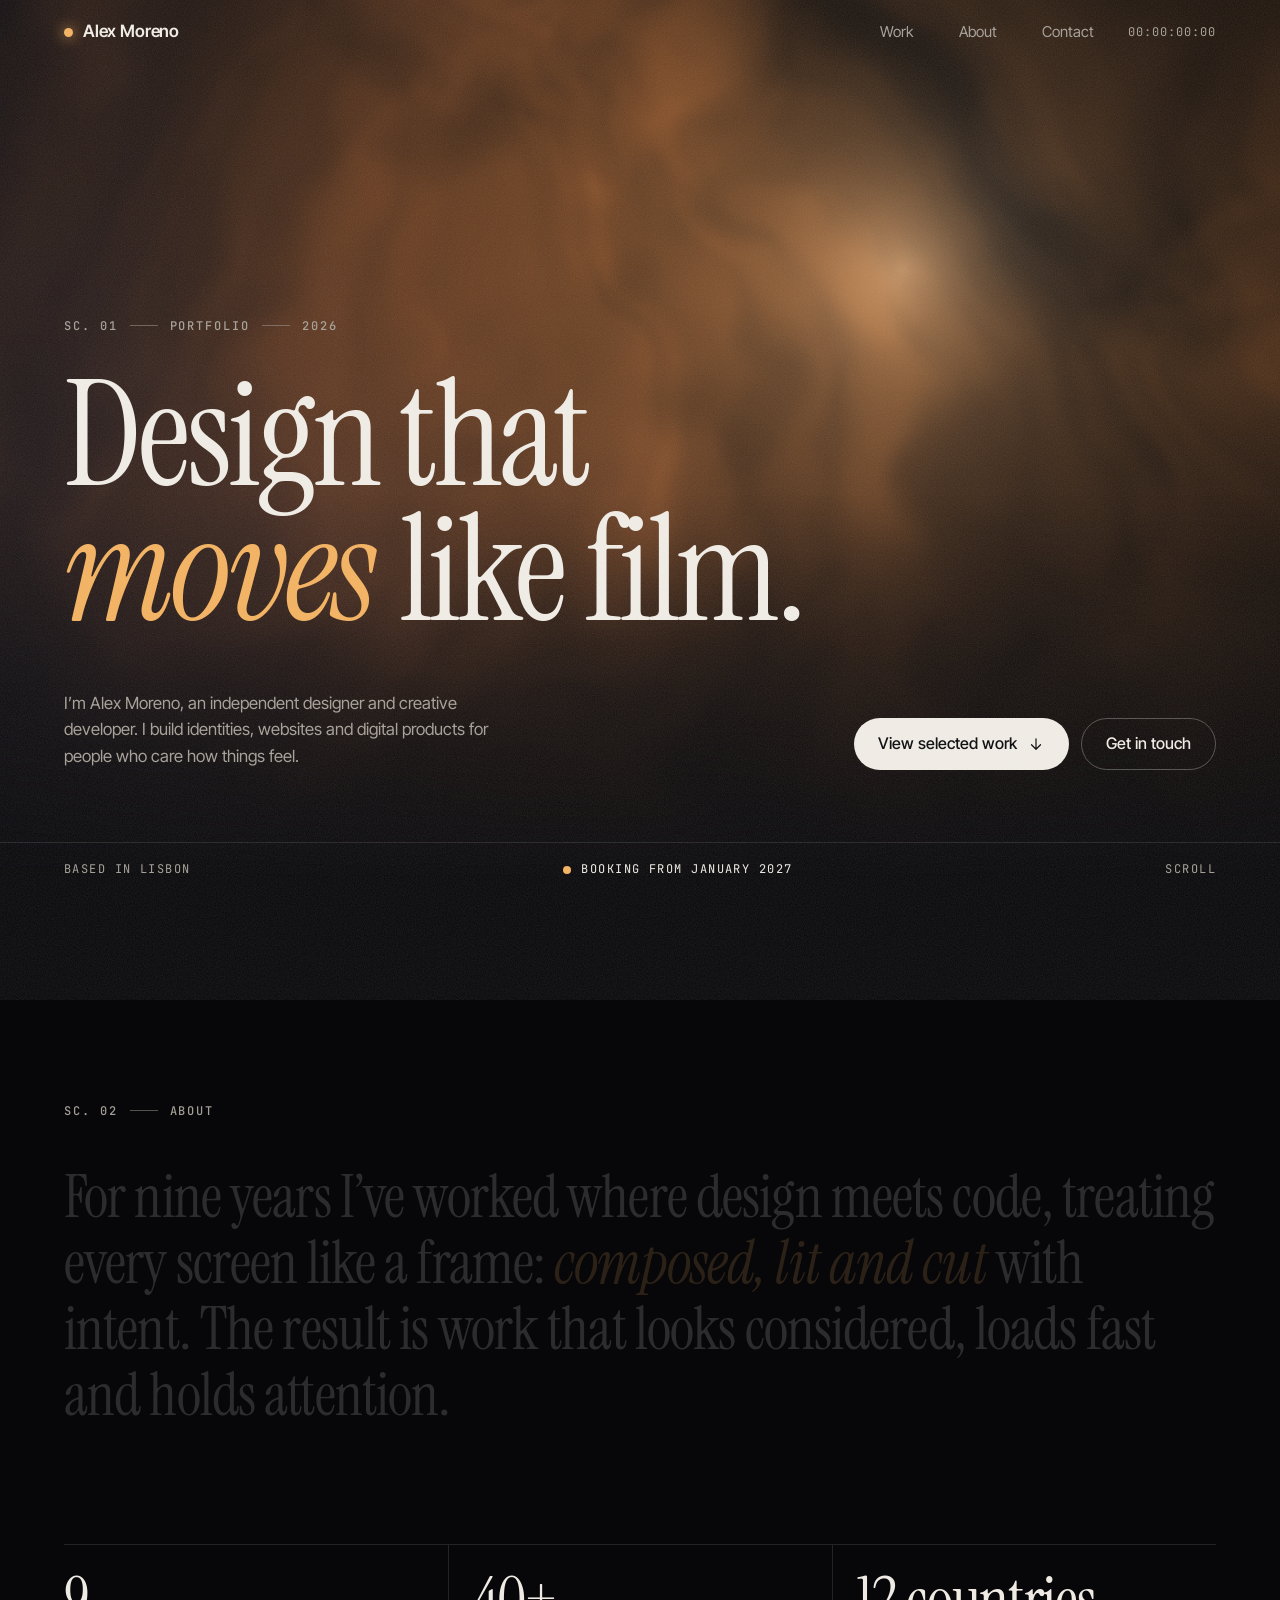
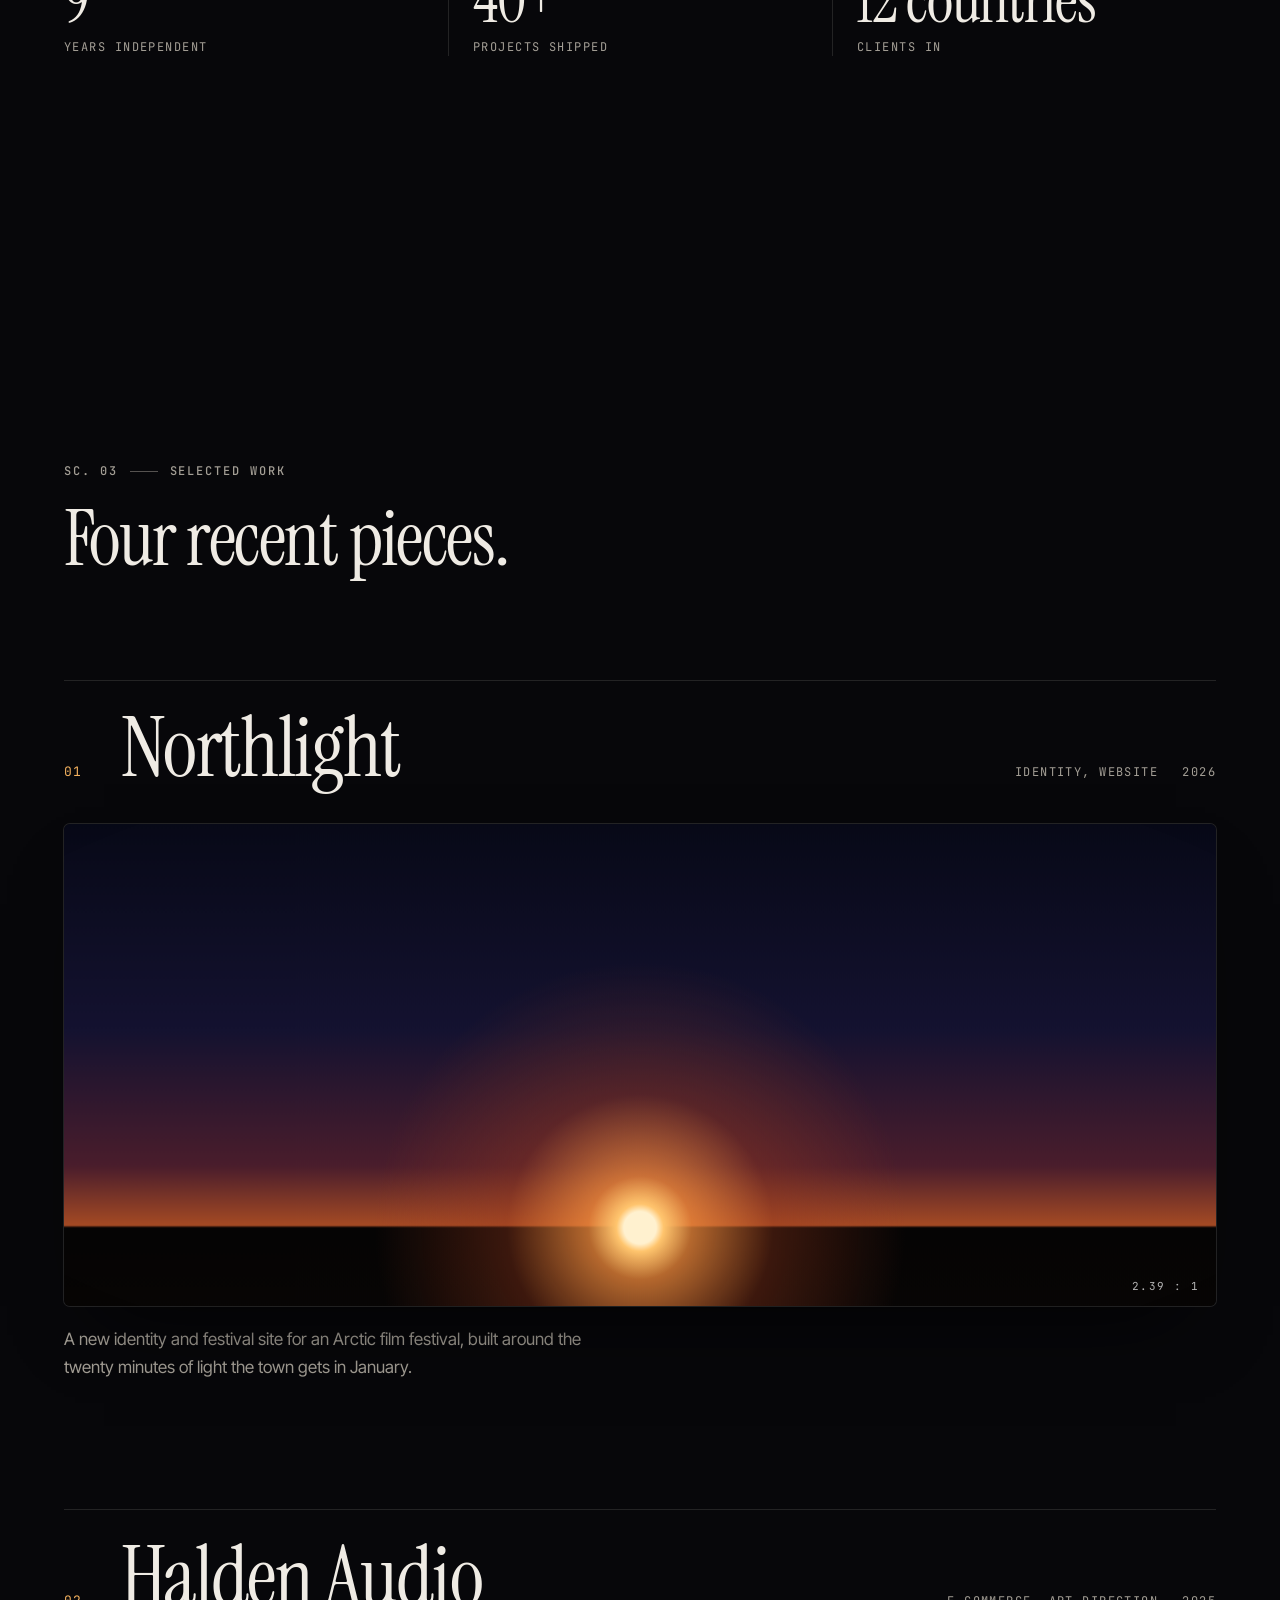
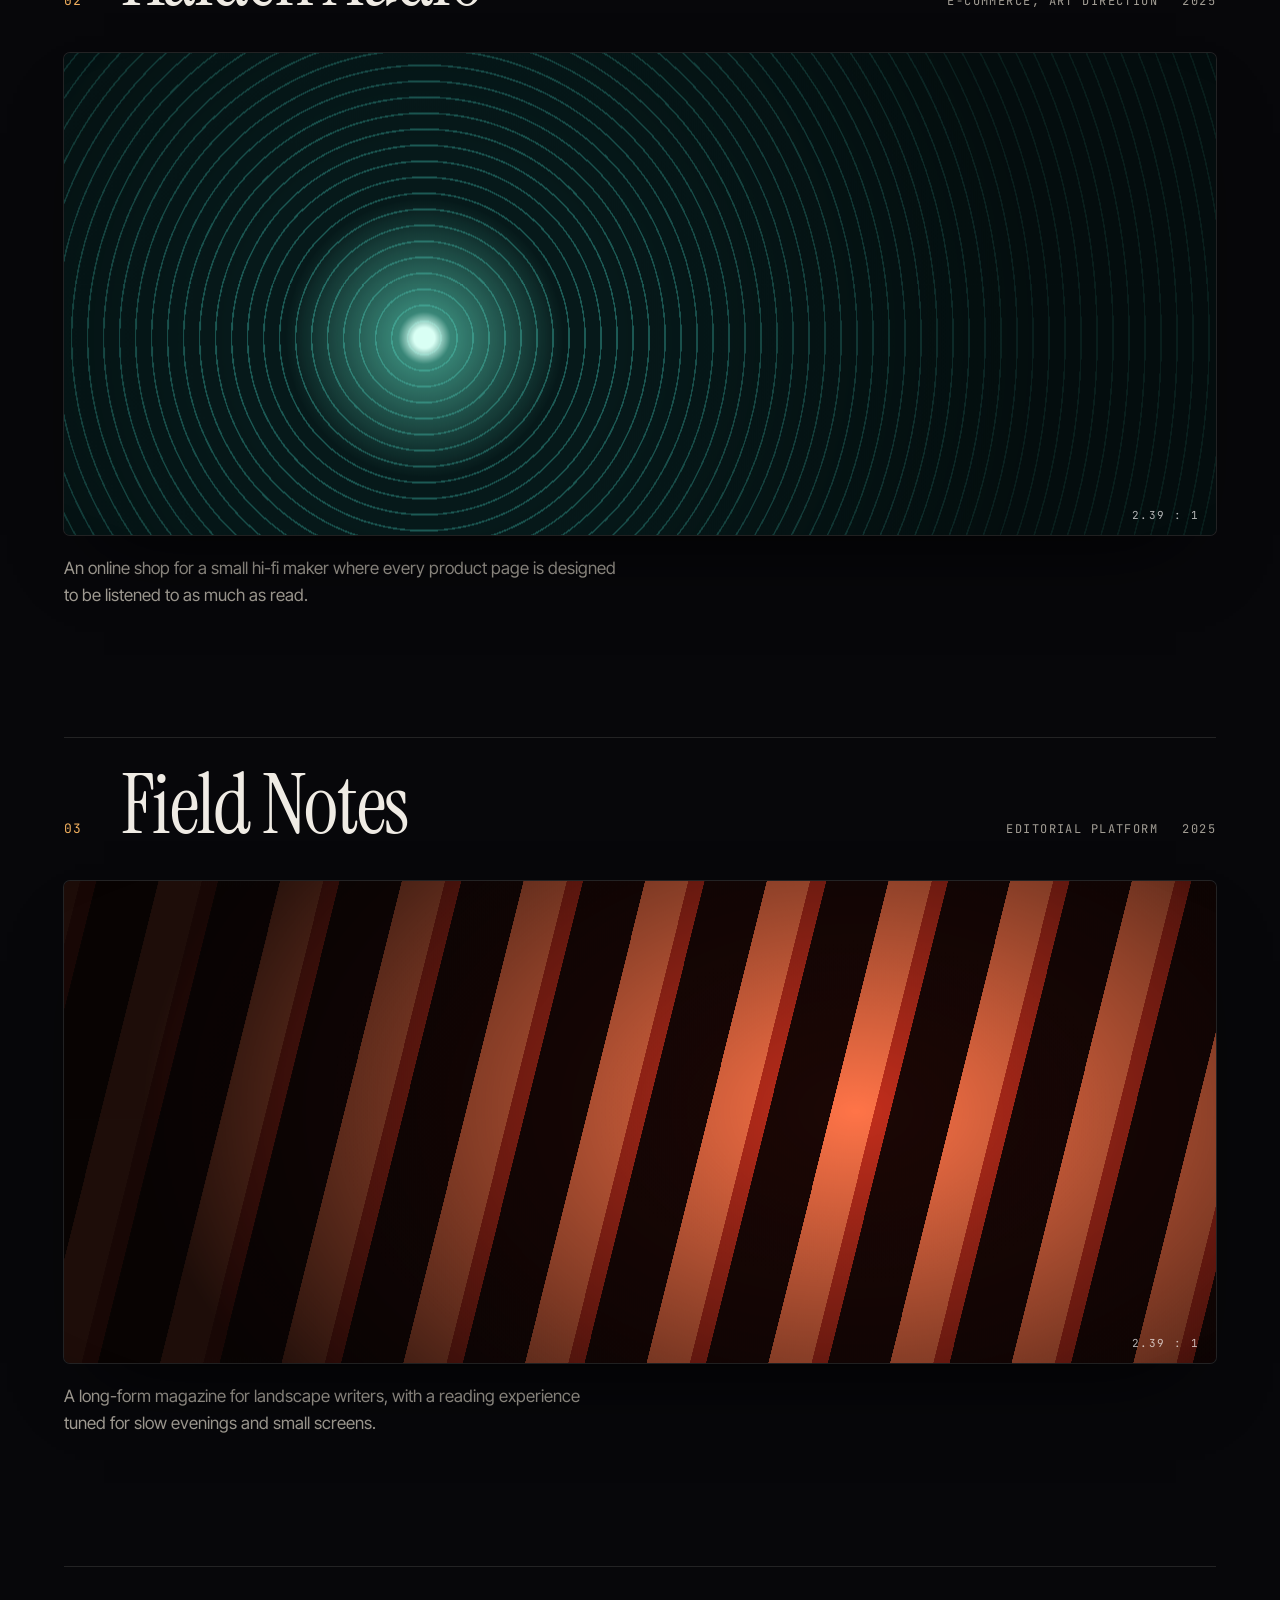
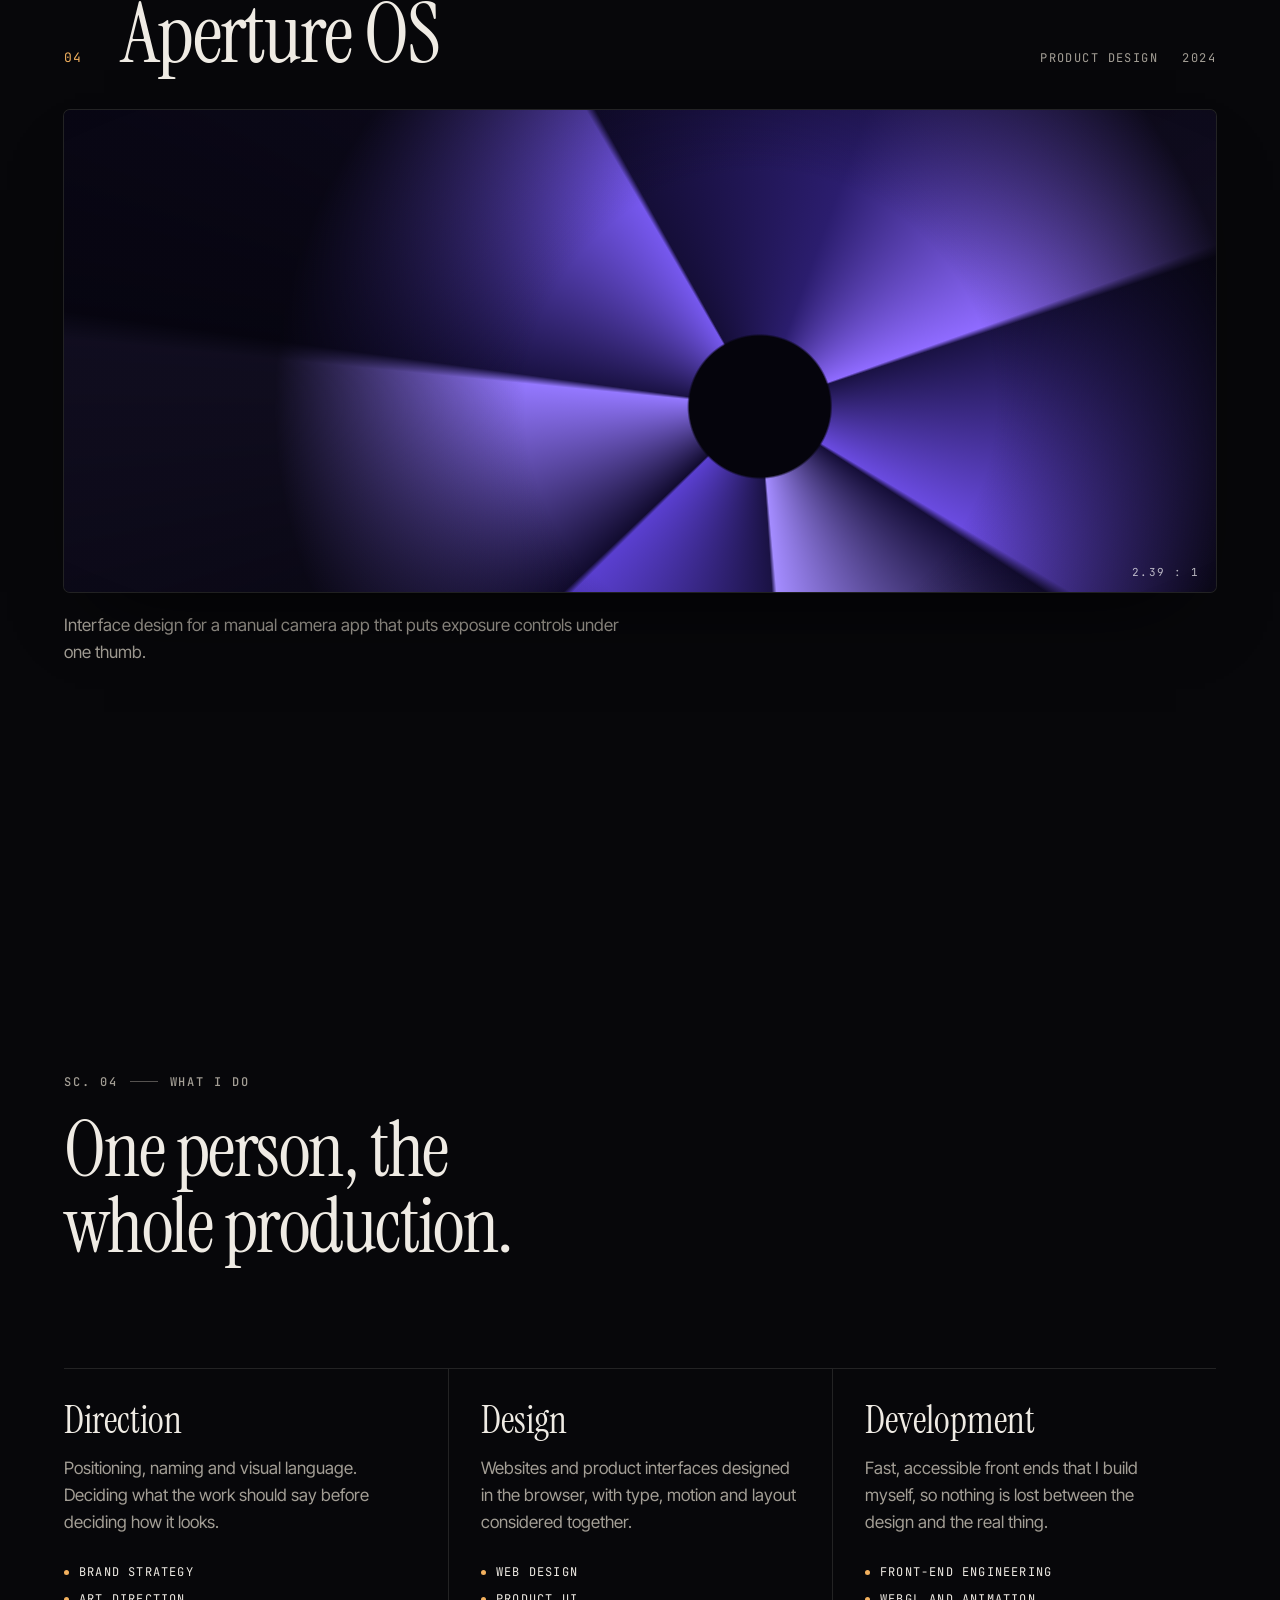
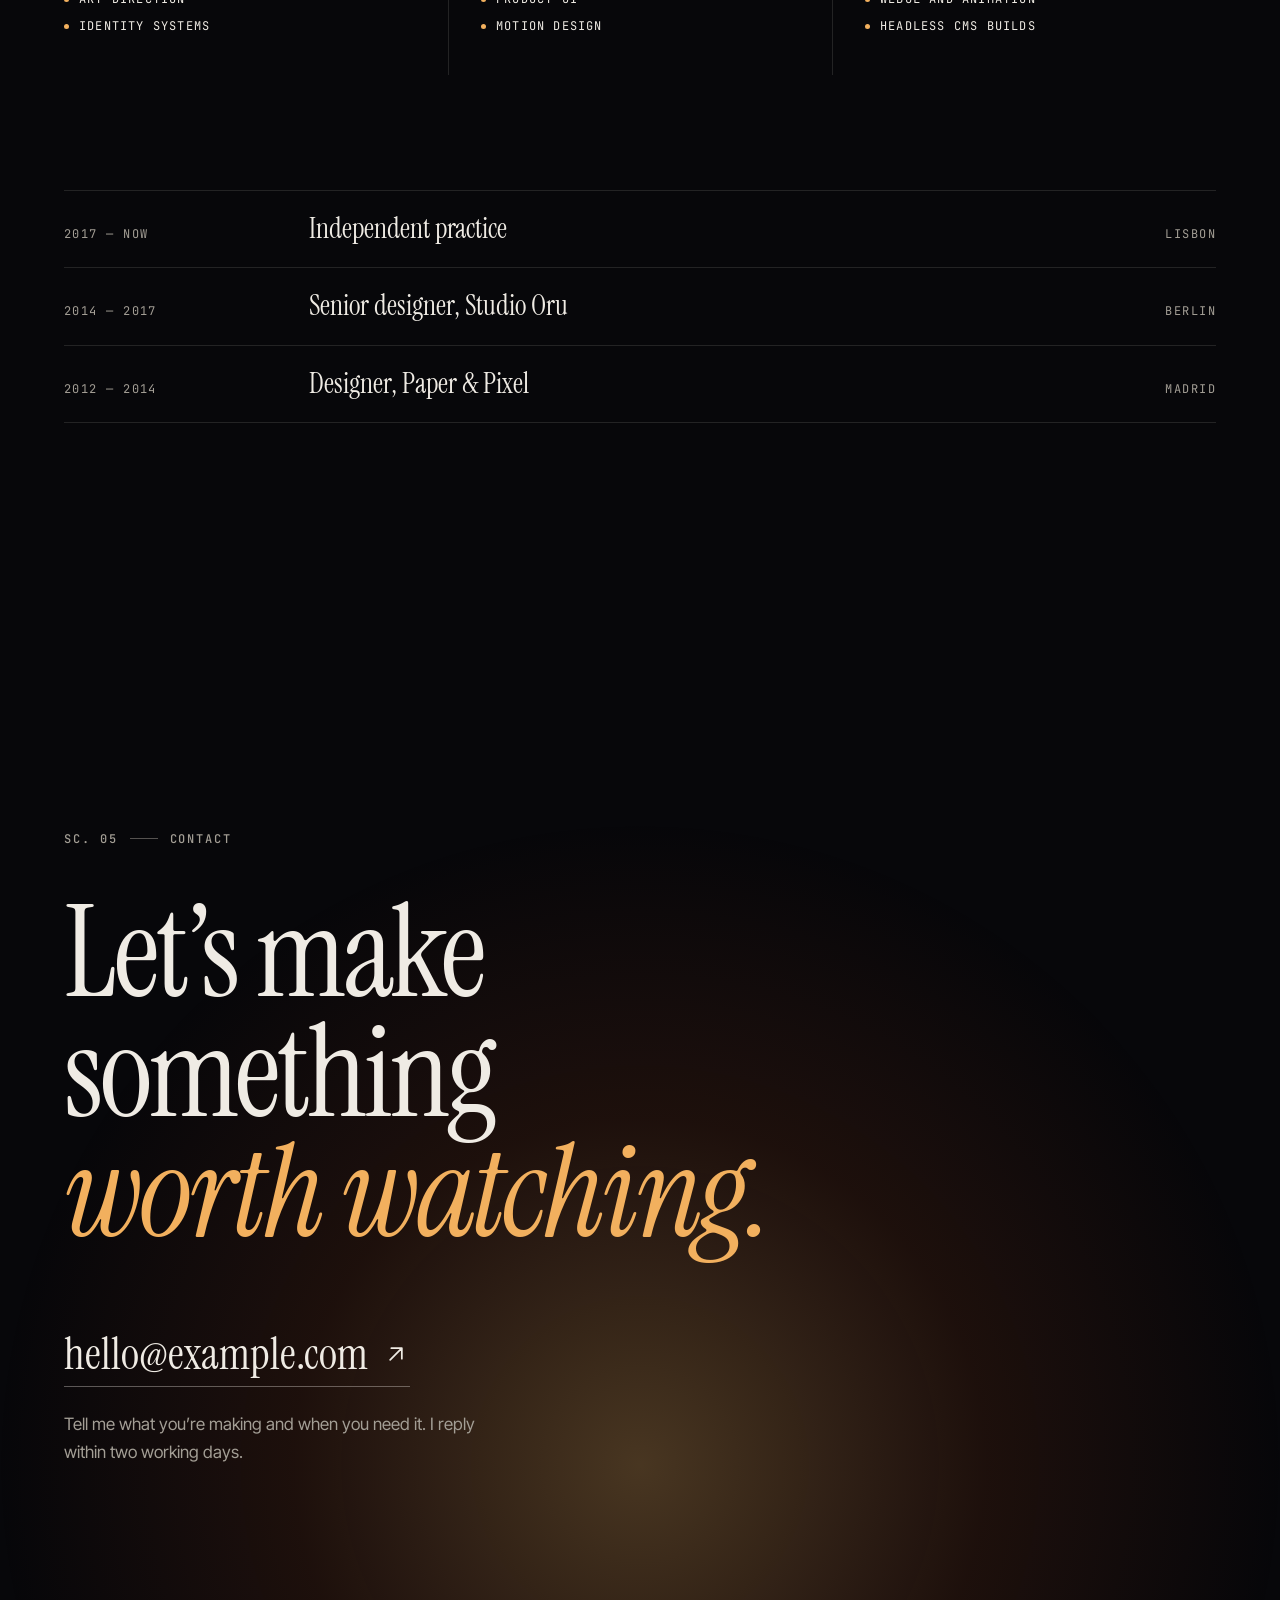
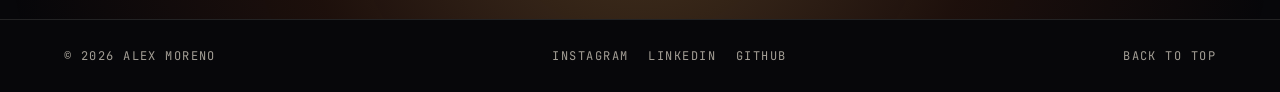
<file: portfolio/index.html>
<!doctype html>
<html lang="en">
<head>
  <meta charset="utf-8">
  <meta name="viewport" content="width=device-width, initial-scale=1">
  <title>Alex Moreno — Designer &amp; Creative Developer</title>
  <meta name="description" content="Portfolio of Alex Moreno, an independent designer and creative developer making brand identities, websites and digital products with a cinematic eye.">
  <meta name="theme-color" content="#07070a">
  <meta name="color-scheme" content="dark">
  <link rel="icon" href="data:image/svg+xml,%3Csvg xmlns='http://www.w3.org/2000/svg' viewBox='0 0 32 32'%3E%3Crect width='32' height='32' rx='6' fill='%2307070a'/%3E%3Ccircle cx='16' cy='16' r='7' fill='%23f2b05e'/%3E%3C/svg%3E">
  <link rel="preconnect" href="https://fonts.googleapis.com">
  <link rel="preconnect" href="https://fonts.gstatic.com" crossorigin>
  <link href="https://fonts.googleapis.com/css2?family=Instrument+Serif:ital@0;1&family=Inter+Tight:wght@400;500;600&family=JetBrains+Mono:wght@400;500&display=swap" rel="stylesheet">
  <link rel="stylesheet" href="styles.css">
  <script>document.documentElement.classList.add('js');</script>
</head>
<body>
  <a class="skip" href="#main">Skip to content</a>
  <div class="grain" aria-hidden="true"></div>
  <div class="progress" aria-hidden="true"><span id="progress-bar"></span></div>

  <header class="nav" id="nav">
    <a class="nav-mark" href="#top" aria-label="Alex Moreno, back to top">
      <span class="dot" aria-hidden="true"></span>Alex Moreno
    </a>
    <nav aria-label="Primary">
      <a href="#work">Work</a>
      <a href="#about">About</a>
      <a href="#contact">Contact</a>
    </nav>
    <span class="timecode" id="timecode" aria-hidden="true">00:00:00:00</span>
  </header>

  <main id="main">
    <!-- ───────── Hero ───────── -->
    <section class="hero" id="top">
      <canvas id="light" aria-hidden="true"></canvas>
      <div class="bar bar-top" aria-hidden="true"></div>
      <div class="bar bar-bottom" aria-hidden="true"></div>

      <div class="wrap hero-inner">
        <p class="slug hero-slug">Sc. 01 <i></i> Portfolio <i></i> 2026</p>
        <h1 class="hero-title">
          <span class="line"><span>Design that</span></span>
          <span class="line"><span><em>moves</em> like film.</span></span>
        </h1>
        <div class="hero-foot">
          <p class="hero-lede">
            I’m Alex Moreno, an independent designer and creative developer.
            I build identities, websites and digital products for people who
            care how things feel.
          </p>
          <div class="hero-actions">
            <a class="btn btn-solid" href="#work">
              View selected work
              <svg viewBox="0 0 24 24" width="18" height="18" aria-hidden="true"><path d="M12 5v14m0 0l-6-6m6 6l6-6" fill="none" stroke="currentColor" stroke-width="1.6" stroke-linecap="round" stroke-linejoin="round"/></svg>
            </a>
            <a class="btn btn-ghost" href="#contact">Get in touch</a>
          </div>
        </div>
      </div>

      <div class="wrap hero-strip">
        <span>Based in Lisbon</span>
        <span class="avail"><span class="pulse" aria-hidden="true"></span>Booking from January 2027</span>
        <span class="hide-s">Scroll</span>
      </div>
    </section>

    <!-- ───────── About ───────── -->
    <section class="section about" id="about">
      <div class="wrap">
        <p class="slug reveal">Sc. 02 <i></i> About</p>
        <p class="statement" id="statement">
          For nine years I’ve worked where design meets code, treating every
          screen like a frame: <em>composed, lit and cut</em> with intent. The
          result is work that looks considered, loads fast and holds attention.
        </p>
        <dl class="stats">
          <div class="reveal"><dt>Years independent</dt><dd>9</dd></div>
          <div class="reveal"><dt>Projects shipped</dt><dd>40+</dd></div>
          <div class="reveal"><dt>Clients in</dt><dd>12 countries</dd></div>
        </dl>
      </div>
    </section>

    <!-- ───────── Work ───────── -->
    <section class="section work" id="work">
      <div class="wrap">
        <div class="section-head">
          <p class="slug reveal">Sc. 03 <i></i> Selected work</p>
          <h2 class="reveal">Four recent pieces.</h2>
        </div>

        <article class="project reveal">
          <header class="project-head">
            <span class="project-no">01</span>
            <h3>Northlight</h3>
            <p class="project-meta"><span>Identity, website</span><span>2026</span></p>
          </header>
          <div class="still" role="img" aria-label="Abstract still: a low amber sun over a dark horizon">
            <div class="still-art art-1" data-speed="0.08"></div>
            <span class="frame-mark" aria-hidden="true">2.39 : 1</span>
          </div>
          <p class="project-note">A new identity and festival site for an Arctic film festival, built around the twenty minutes of light the town gets in January.</p>
        </article>

        <article class="project reveal">
          <header class="project-head">
            <span class="project-no">02</span>
            <h3>Halden Audio</h3>
            <p class="project-meta"><span>E-commerce, art direction</span><span>2025</span></p>
          </header>
          <div class="still" role="img" aria-label="Abstract still: concentric teal rings like a record">
            <div class="still-art art-2" data-speed="0.08"></div>
            <span class="frame-mark" aria-hidden="true">2.39 : 1</span>
          </div>
          <p class="project-note">An online shop for a small hi-fi maker where every product page is designed to be listened to as much as read.</p>
        </article>

        <article class="project reveal">
          <header class="project-head">
            <span class="project-no">03</span>
            <h3>Field Notes</h3>
            <p class="project-meta"><span>Editorial platform</span><span>2025</span></p>
          </header>
          <div class="still" role="img" aria-label="Abstract still: slanted bars of red light">
            <div class="still-art art-3" data-speed="0.08"></div>
            <span class="frame-mark" aria-hidden="true">2.39 : 1</span>
          </div>
          <p class="project-note">A long-form magazine for landscape writers, with a reading experience tuned for slow evenings and small screens.</p>
        </article>

        <article class="project reveal">
          <header class="project-head">
            <span class="project-no">04</span>
            <h3>Aperture OS</h3>
            <p class="project-meta"><span>Product design</span><span>2024</span></p>
          </header>
          <div class="still" role="img" aria-label="Abstract still: violet aperture blades">
            <div class="still-art art-4" data-speed="0.08"></div>
            <span class="frame-mark" aria-hidden="true">2.39 : 1</span>
          </div>
          <p class="project-note">Interface design for a manual camera app that puts exposure controls under one thumb.</p>
        </article>
      </div>
    </section>

    <!-- ───────── Capabilities ───────── -->
    <section class="section craft" id="craft">
      <div class="wrap">
        <div class="section-head">
          <p class="slug reveal">Sc. 04 <i></i> What I do</p>
          <h2 class="reveal">One person, the whole production.</h2>
        </div>
        <div class="craft-grid">
          <div class="craft-item reveal">
            <h3>Direction</h3>
            <p>Positioning, naming and visual language. Deciding what the work should say before deciding how it looks.</p>
            <ul><li>Brand strategy</li><li>Art direction</li><li>Identity systems</li></ul>
          </div>
          <div class="craft-item reveal">
            <h3>Design</h3>
            <p>Websites and product interfaces designed in the browser, with type, motion and layout considered together.</p>
            <ul><li>Web design</li><li>Product UI</li><li>Motion design</li></ul>
          </div>
          <div class="craft-item reveal">
            <h3>Development</h3>
            <p>Fast, accessible front ends that I build myself, so nothing is lost between the design and the real thing.</p>
            <ul><li>Front-end engineering</li><li>WebGL and animation</li><li>Headless CMS builds</li></ul>
          </div>
        </div>

        <ol class="history">
          <li class="reveal"><span>2017 — now</span><strong>Independent practice</strong><em>Lisbon</em></li>
          <li class="reveal"><span>2014 — 2017</span><strong>Senior designer, Studio Oru</strong><em>Berlin</em></li>
          <li class="reveal"><span>2012 — 2014</span><strong>Designer, Paper &amp; Pixel</strong><em>Madrid</em></li>
        </ol>
      </div>
    </section>

    <!-- ───────── Contact ───────── -->
    <section class="section contact" id="contact">
      <div class="contact-glow" aria-hidden="true"></div>
      <div class="wrap">
        <p class="slug reveal">Sc. 05 <i></i> Contact</p>
        <h2 class="contact-title reveal">Let’s make something <em>worth watching.</em></h2>
        <a class="contact-mail reveal" href="mailto:hello@example.com">
          hello@example.com
          <svg viewBox="0 0 24 24" width="28" height="28" aria-hidden="true"><path d="M7 17L17 7m0 0H8m9 0v9" fill="none" stroke="currentColor" stroke-width="1.5" stroke-linecap="round" stroke-linejoin="round"/></svg>
        </a>
        <p class="contact-note reveal">Tell me what you’re making and when you need it. I reply within two working days.</p>
      </div>
    </section>
  </main>

  <footer class="footer">
    <div class="wrap footer-inner">
      <p>© 2026 Alex Moreno</p>
      <ul>
        <li><a href="#">Instagram</a></li>
        <li><a href="#">LinkedIn</a></li>
        <li><a href="#">GitHub</a></li>
      </ul>
      <a class="to-top" href="#top">Back to top</a>
    </div>
  </footer>

  <script src="main.js" defer></script>
</body>
</html>
</file>
<file: styles.css>
/* Chinese Tavern — lacquer red, fan gold and menu-paper cream, taken from the logo and printed menu. */
@font-face { font-family: "Fraunces"; src: url("assets/fonts/fraunces-latin-full-normal.woff2") format("woff2"); font-weight: 100 900; font-style: normal; font-display: swap; }
@font-face { font-family: "Fraunces"; src: url("assets/fonts/fraunces-latin-full-italic.woff2") format("woff2"); font-weight: 100 900; font-style: italic; font-display: swap; }
@font-face { font-family: "Manrope"; src: url("assets/fonts/manrope-latin-wght-normal.woff2") format("woff2"); font-weight: 200 800; font-display: swap; }
@font-face { font-family: "Orbitron"; src: url("assets/fonts/orbitron-latin-800-normal.woff2") format("woff2"); font-weight: 800; font-display: swap; }

:root {
  --oxblood: #2a0709;
  --oxblood-2: #3a0b0e;
  --lacquer: #8e1118;
  --red: #c81b25;
  --red-bright: #ff5a55;
  --gold: #f0b849;
  --gold-soft: #f8dc9a;
  --cream: #f9f2e5;
  --cream-2: #f1e6d2;
  --ink: #1b1210;
  --ink-soft: #5c4a44;

  --display: "Fraunces", "Iowan Old Style", Georgia, serif;
  --body: "Manrope", system-ui, -apple-system, "Segoe UI", sans-serif;
  --brand: "Orbitron", "Eurostile", "Arial Black", sans-serif;

  --gutter: clamp(20px, 5vw, 64px);
  --section: clamp(72px, 10vw, 140px);
  --nav-h: 68px;
  --ease: cubic-bezier(0.2, 0.8, 0.2, 1);
}

*, *::before, *::after { box-sizing: border-box; }
html { scroll-behavior: smooth; -webkit-text-size-adjust: 100%; }
body { margin: 0; background: var(--oxblood); color: var(--cream); font: 500 17px/1.6 var(--body); -webkit-font-smoothing: antialiased; }
h1, h2, h3, p, ul, dl, dd, figure, blockquote { margin: 0; padding: 0; }
ul { list-style: none; }
a { color: inherit; text-decoration: none; }
svg { display: block; }
[hidden] { display: none !important; }
:focus-visible { outline: 3px solid var(--gold); outline-offset: 3px; border-radius: 4px; }
.paper :focus-visible { outline-color: var(--red); }
::selection { background: var(--gold); color: var(--ink); }

.wrap { width: 100%; max-width: 1280px; margin-inline: auto; padding-inline: var(--gutter); }
.skip { position: fixed; top: 10px; left: 10px; z-index: 100; padding: 12px 16px; border-radius: 6px; background: var(--gold); color: var(--ink); font-weight: 700; transform: translateY(-250%); }
.skip:focus { transform: none; }

/* Surfaces */
.dark { background-color: var(--oxblood); background-image: url("assets/swirl.svg"); color: var(--cream); }
.red { background: var(--lacquer) url("assets/swirl.svg"); color: var(--cream); }
.paper { background: var(--cream); color: var(--ink); }
.section { padding-block: var(--section); }

/* Type */
.eyebrow { font: 800 12px/1.3 var(--brand); letter-spacing: 0.16em; text-transform: uppercase; color: var(--gold); }
.paper .eyebrow { color: var(--red); }
h1, h2 { font-family: var(--display); font-weight: 420; font-variation-settings: "opsz" 144, "SOFT" 50; letter-spacing: -0.02em; text-wrap: balance; }
h1 { font-size: clamp(2.6rem, 5.6vw, 5rem); line-height: 1.02; }
h1 em { font-style: italic; color: var(--gold); font-weight: 380; }
h2 { font-size: clamp(2.1rem, 4.4vw, 3.6rem); line-height: 1.05; }
.head { display: grid; gap: 14px; margin-bottom: clamp(36px, 5vw, 64px); }
.sub { max-width: 52ch; font-size: 1.05rem; opacity: 0.86; }
.fine { margin-top: 28px; font-size: 14px; opacity: 0.7; }

/* Buttons */
.btn { white-space: nowrap; display: inline-flex; align-items: center; justify-content: center; gap: 10px; min-height: 50px; padding: 0 24px; border-radius: 999px; font: 700 16px/1 var(--body); cursor: pointer; border: 2px solid transparent; transition: background-color 0.2s, color 0.2s, border-color 0.2s, transform 0.2s var(--ease); }
.btn svg { transition: transform 0.25s var(--ease); }
.btn:hover svg { transform: translateX(4px); }
.btn:active { transform: scale(0.97); }
.btn-gold { background: var(--gold); color: var(--ink); }
.btn-gold:hover { background: var(--gold-soft); }
.btn-line { border-color: rgba(249, 242, 229, 0.45); }
.btn-line:hover { border-color: var(--cream); background: rgba(249, 242, 229, 0.08); }
.btn-red { background: var(--red); color: #fff; }
.btn-red:hover { background: var(--lacquer); }
.btn-ink { border-color: rgba(27, 18, 16, 0.35); color: var(--ink); }
.btn-ink:hover { border-color: var(--ink); background: rgba(27, 18, 16, 0.06); }
.btn-line:hover svg, .btn-ink:hover svg { transform: translate(3px, -3px); }

/* Nav */
.nav { position: sticky; top: 0; z-index: 40; background: rgba(42, 7, 9, 0.9); -webkit-backdrop-filter: blur(12px); backdrop-filter: blur(12px); border-bottom: 1px solid rgba(240, 184, 73, 0.18); }
.nav-inner { display: flex; align-items: center; gap: 24px; min-height: var(--nav-h); }
.brand { display: inline-flex; align-items: center; min-height: 44px; color: var(--cream); }
.wordmark { height: 26px; width: auto; }
.nav nav { display: flex; gap: 4px; margin-left: auto; }
.nav nav a { display: inline-flex; align-items: center; min-height: 44px; padding: 0 14px; border-radius: 999px; font-size: 15px; font-weight: 600; color: rgba(249, 242, 229, 0.82); transition: color 0.2s, background-color 0.2s; }
.nav nav a:hover { color: var(--cream); background: rgba(249, 242, 229, 0.08); }
.nav-cta { min-height: 44px; padding: 0 20px; font-size: 15px; }

/* Hero */
.hero { padding-top: clamp(40px, 6vw, 80px); overflow: hidden; }
.hero-grid { display: grid; grid-template-columns: minmax(0, 1.05fr) minmax(0, 1fr); align-items: center; gap: clamp(24px, 4vw, 64px); }
.hero-copy { display: grid; gap: 22px; justify-items: start; }
.lede { max-width: 46ch; font-size: clamp(1.05rem, 1.35vw, 1.2rem); color: rgba(249, 242, 229, 0.86); }
.actions { display: flex; flex-wrap: wrap; gap: 12px; margin-top: 6px; }
.hero-art { position: relative; }
.hero-art::before { content: ""; position: absolute; inset: -10% -10% 0; background: radial-gradient(closest-side, rgba(240, 184, 73, 0.3), transparent 72%); pointer-events: none; }
.hero-logo { position: relative; width: 100%; height: auto; overflow: visible; filter: drop-shadow(0 24px 30px rgba(0, 0, 0, 0.45)); }
.sweep { stroke-dasharray: 1 1; stroke-dashoffset: 0; animation: fan-open 1.5s 0.2s var(--ease) both; }
@keyframes fan-open { from { stroke-dasharray: 0 1; stroke-dashoffset: -0.5; } to { stroke-dasharray: 1 1; stroke-dashoffset: 0; } }
.hero-words { animation: words-in 0.7s 1.1s var(--ease) both; }
@keyframes words-in { from { opacity: 0; transform: translateY(10px); } to { opacity: 1; transform: none; } }

.facts { display: grid; grid-template-columns: repeat(3, 1fr); margin-top: clamp(40px, 6vw, 80px); border-top: 1px solid rgba(240, 184, 73, 0.25); }
.facts li { display: flex; align-items: baseline; gap: 14px; padding: 22px 24px 26px 0; }
.facts li + li { padding-left: 24px; border-left: 1px solid rgba(240, 184, 73, 0.25); }
.facts strong { font: 420 clamp(2rem, 3.4vw, 3rem)/1 var(--display); color: var(--gold); font-variant-numeric: tabular-nums; }
.facts span { font-size: 15px; color: rgba(249, 242, 229, 0.8); max-width: 20ch; }

/* Favourites */
.faves { padding-top: clamp(56px, 8vw, 110px); }
.fave-list { border-top: 1px solid rgba(240, 184, 73, 0.25); }
.fave { display: grid; grid-template-columns: 150px minmax(0, 1.1fr) minmax(0, 1fr); gap: 12px 32px; align-items: baseline; padding: 28px 0; border-bottom: 1px solid rgba(240, 184, 73, 0.25); }
.fave-meta { display: flex; flex-direction: column; gap: 4px; font: 800 12px/1.3 var(--brand); letter-spacing: 0.12em; text-transform: uppercase; color: var(--gold); }
.fave-meta span + span { color: rgba(249, 242, 229, 0.75); }
.fave h3 { font: 420 clamp(1.7rem, 3.2vw, 2.7rem)/1.05 var(--display); letter-spacing: -0.015em; }
.fave blockquote p { font: italic 400 1.2rem/1.4 var(--display); }
.fave cite { display: block; margin-top: 8px; font-style: normal; font-size: 14px; color: rgba(249, 242, 229, 0.7); }
.fave-desc { color: rgba(249, 242, 229, 0.82); }

/* Menu */
.head-row { grid-template-columns: 1fr auto; align-items: end; gap: 24px; margin-bottom: 28px; }
.head-row > div:first-child { display: grid; gap: 14px; }
.search { display: grid; gap: 6px; width: min(100%, 340px); }
.search label { font-size: 14px; font-weight: 700; }
.search input { width: 100%; min-height: 50px; padding: 0 18px; border-radius: 999px; border: 2px solid rgba(27, 18, 16, 0.25); background: #fff; color: var(--ink); font: 500 16px var(--body); }
.search input::placeholder { color: #7b6a63; }
.search input:focus { outline: none; border-color: var(--red); box-shadow: 0 0 0 4px rgba(200, 27, 37, 0.15); }

.chips-bar { position: sticky; top: var(--nav-h); z-index: 30; background: rgba(249, 242, 229, 0.94); -webkit-backdrop-filter: blur(10px); backdrop-filter: blur(10px); border-block: 1px solid rgba(27, 18, 16, 0.12); }
.chips { display: flex; gap: 6px; padding-block: 10px; overflow-x: auto; scrollbar-width: none; }
.chips::-webkit-scrollbar { display: none; }
.chip { flex: none; display: inline-flex; align-items: center; min-height: 44px; padding: 0 16px; border-radius: 999px; font-size: 15px; font-weight: 700; color: var(--ink-soft); transition: background-color 0.2s, color 0.2s; }
.chip:hover { background: var(--cream-2); color: var(--ink); }
.chip.on { background: var(--red); color: #fff; }

.cats { columns: 2; column-gap: clamp(32px, 5vw, 72px); margin-top: clamp(28px, 4vw, 48px); }
.cat { break-inside: avoid; padding-bottom: clamp(36px, 4vw, 56px); scroll-margin-top: calc(var(--nav-h) + 80px); }
.cat-head { display: flex; align-items: baseline; justify-content: space-between; gap: 16px; padding-bottom: 12px; border-bottom: 2px solid var(--red); }
.cat-head h3 { font: 800 1.05rem/1.2 var(--brand); letter-spacing: 0.1em; text-transform: uppercase; color: var(--red); }
.count { font-size: 13px; font-weight: 600; color: var(--ink-soft); }
.item { display: grid; grid-template-columns: 3.2ch minmax(0, auto) minmax(12px, 1fr) auto; gap: 0 10px; align-items: baseline; padding: 9px 0; border-bottom: 1px solid rgba(27, 18, 16, 0.09); }
.no { font-size: 13px; font-weight: 700; color: var(--red); font-variant-numeric: tabular-nums; }
.nm { display: grid; gap: 2px; }
.nm .t { font-weight: 600; line-height: 1.35; }
.note { font-size: 14px; line-height: 1.4; color: var(--ink-soft); }
.hot { display: inline-block; margin-left: 6px; padding: 2px 8px; border-radius: 999px; background: var(--red); color: #fff; font-size: 11px; font-weight: 800; letter-spacing: 0.06em; text-transform: uppercase; vertical-align: 2px; }
.dots { border-bottom: 2px dotted rgba(27, 18, 16, 0.22); transform: translateY(-4px); }
.prices { display: grid; justify-items: end; }
.price { font-weight: 700; font-variant-numeric: tabular-nums; white-space: nowrap; }
.price small { font-size: 13px; font-weight: 600; color: var(--ink-soft); }
.no-results { margin-top: 32px; font-weight: 600; }
.allergy { display: flex; align-items: center; gap: 12px; margin-top: 8px; padding: 18px 22px; border-radius: 12px; background: var(--red); color: #fff; font-weight: 700; }
.allergy svg { flex: none; }

/* Set menus */
.sets { display: grid; grid-template-columns: repeat(3, minmax(0, 1fr)); gap: 20px; align-items: start; }
.set { display: grid; gap: 20px; padding: clamp(24px, 3vw, 36px); border-radius: 18px; background: var(--cream); color: var(--ink); box-shadow: 0 24px 40px -24px rgba(0, 0, 0, 0.6); }
.set header { display: flex; align-items: flex-start; justify-content: space-between; gap: 16px; padding-bottom: 18px; border-bottom: 2px solid var(--red); }
.set h3 { font: 800 13px/1.3 var(--brand); letter-spacing: 0.14em; text-transform: uppercase; color: var(--red); }
.set h3 span { display: block; margin-top: 6px; font: 420 4rem/0.9 var(--display); letter-spacing: 0; color: var(--ink); }
.set-price { text-align: right; font: 420 2.1rem/1 var(--display); font-variant-numeric: tabular-nums; }
.set-price small { display: block; margin-top: 6px; font: 600 13px/1.2 var(--body); color: var(--ink-soft); }
.set dl { display: grid; gap: 14px; }
.set dt { font-size: 12px; font-weight: 800; letter-spacing: 0.1em; text-transform: uppercase; color: var(--red); }
.set dd { margin-top: 2px; font-size: 15.5px; line-height: 1.5; }
.set-min { font-size: 14px; font-weight: 700; color: var(--ink-soft); }

/* Reviews */
.reviews { columns: 3; column-gap: 20px; }
.review { break-inside: avoid; display: grid; gap: 14px; margin-bottom: 20px; padding: 26px; border-radius: 16px; background: rgba(249, 242, 229, 0.06); border: 1px solid rgba(240, 184, 73, 0.22); }
.stars { display: flex; gap: 2px; color: var(--gold); }
.review blockquote p { font: 400 1.18rem/1.42 var(--display); font-variation-settings: "opsz" 36; }
.review figcaption { display: flex; flex-wrap: wrap; align-items: baseline; gap: 4px 10px; font-size: 14px; }
.review figcaption span { color: rgba(249, 242, 229, 0.65); }

/* Visit */
.visit-grid { display: grid; grid-template-columns: minmax(0, 1fr) minmax(0, 1fr); gap: clamp(32px, 6vw, 96px); align-items: start; }
.visit-grid > div:first-child { display: grid; gap: 18px; justify-items: start; }
.visit .actions { margin-top: 0; }
.details { display: grid; border-top: 2px solid var(--red); }
.details > div { display: grid; grid-template-columns: 180px 1fr; gap: 6px 24px; padding: 20px 0; border-bottom: 1px solid rgba(27, 18, 16, 0.14); }
.details dt { font-size: 12px; font-weight: 800; letter-spacing: 0.1em; text-transform: uppercase; color: var(--red); padding-top: 4px; }
.details dd { font-size: 1.1rem; font-weight: 600; }
.todo { display: inline-block; padding: 2px 10px; border-radius: 6px; background: #ffe9a8; color: #5a3b00; font-size: 14px; font-weight: 700; }

/* Footer */
.footer { border-top: 1px solid rgba(240, 184, 73, 0.2); }
.footer-inner { display: flex; flex-wrap: wrap; align-items: center; justify-content: space-between; gap: 20px 40px; padding-block: 36px; font-size: 14px; }
.footer-brand { display: grid; gap: 10px; color: var(--cream); }
.footer-brand p, .copy { color: rgba(249, 242, 229, 0.7); }
.footer ul { display: flex; flex-wrap: wrap; gap: 4px 8px; }
.footer ul a { display: inline-flex; align-items: center; min-height: 44px; padding: 0 12px; font-weight: 600; border-radius: 999px; }
.footer ul a:hover { color: var(--gold); }

/* Responsive */
@media (max-width: 1020px) {
  .nav-cta, .nav nav a.nav-wide { display: none; }
  .nav-inner { gap: 12px; }
  .nav nav a { padding: 0 12px; }
  .nav nav a.nav-key { background: var(--gold); color: var(--ink); font-weight: 700; }
  .nav nav a.nav-key:hover { background: var(--gold-soft); color: var(--ink); }
  .reviews { columns: 2; }
  .sets { grid-template-columns: 1fr; max-width: 640px; }
}
@media (max-width: 820px) {
  .hero-grid { grid-template-columns: 1fr; }
  .hero-art { order: -1; max-width: 460px; margin-inline: auto; width: 100%; }
  .cats { columns: 1; }
  .fave { grid-template-columns: 1fr; gap: 10px; }
  .fave-meta { flex-direction: row; gap: 16px; }
  .head-row { grid-template-columns: 1fr; }
  .visit-grid { grid-template-columns: 1fr; }
  .facts { grid-template-columns: 1fr; }
  .facts li, .facts li + li { padding: 16px 0; border-left: 0; }
  .facts li + li { border-top: 1px solid rgba(240, 184, 73, 0.25); }
  .facts strong { min-width: 3ch; }
  .facts span { max-width: none; }
}
@media (max-width: 560px) {
  body { font-size: 16px; }
  :root { --nav-h: 60px; }
  .wordmark { height: 18px; max-width: 100%; }
  .brand { min-width: 0; flex: 0 1 auto; }
  .nav nav a.nav-mid { display: none; }
  .nav nav { flex: none; gap: 2px; }
  .nav nav a { font-size: 14px; white-space: nowrap; }
  .reviews { columns: 1; }
  .actions, .actions .btn { width: 100%; }
  .details > div { grid-template-columns: 1fr; }
  .item { grid-template-columns: 3.2ch minmax(0, 1fr) auto; }
  .dots { display: none; }
}

@media (prefers-reduced-motion: reduce) {
  html { scroll-behavior: auto; }
  .sweep, .hero-words { animation: none; }
  .btn, .btn svg { transition: none; }
}

/* Hours and phone */
.hours { border-collapse: collapse; width: 100%; font-size: 1rem; font-variant-numeric: tabular-nums; }
.hours th { text-align: left; font-weight: 600; padding: 5px 16px 5px 0; white-space: nowrap; vertical-align: top; }
.hours td { padding: 5px 0; font-weight: 500; color: var(--ink-soft); }
.tel { font: 420 1.8rem/1.1 var(--display); color: var(--red); text-decoration: underline; text-decoration-thickness: 2px; text-underline-offset: 5px; }
.tel:hover { color: var(--lacquer); }
.btn-call:hover svg { transform: none; }
</file>
<file: portfolio/styles.css>
/* ── Tokens ─────────────────────────────────────────── */
:root {
  --bg: #07070a;
  --bg-raised: #0e0e13;
  --fg: #efebe4;
  --fg-muted: #a39e95;
  --fg-faint: #6f6b64;
  --line: rgba(239, 235, 228, 0.12);
  --accent: #f2b05e;
  --accent-ink: #1a1206;

  --serif: "Instrument Serif", "Iowan Old Style", Georgia, serif;
  --sans: "Inter Tight", system-ui, -apple-system, "Segoe UI", sans-serif;
  --mono: "JetBrains Mono", ui-monospace, "SF Mono", Menlo, monospace;

  --gutter: clamp(20px, 5vw, 72px);
  --section: clamp(96px, 16vw, 220px);
  --ease-out: cubic-bezier(0.16, 0.84, 0.24, 1);
  color-scheme: dark;
}

*, *::before, *::after { box-sizing: border-box; }
html { scroll-behavior: smooth; -webkit-text-size-adjust: 100%; }
body {
  margin: 0;
  background: var(--bg);
  color: var(--fg);
  font: 400 17px/1.6 var(--sans);
  -webkit-font-smoothing: antialiased;
  overflow-x: hidden;
}
h1, h2, h3, p, dl, dd, ol, ul { margin: 0; padding: 0; }
ol, ul { list-style: none; }
a { color: inherit; text-decoration: none; }
em { font-style: italic; }
::selection { background: var(--accent); color: var(--accent-ink); }
:focus-visible { outline: 2px solid var(--accent); outline-offset: 4px; border-radius: 2px; }

.wrap { width: 100%; max-width: 1440px; margin: 0 auto; padding: 0 var(--gutter); }
.skip {
  position: fixed; top: 12px; left: 12px; z-index: 100;
  padding: 12px 16px; background: var(--accent); color: var(--accent-ink);
  font-weight: 600; border-radius: 4px; transform: translateY(-200%);
}
.skip:focus { transform: none; }

/* Film grain over everything */
.grain {
  position: fixed; inset: -100px; z-index: 60; pointer-events: none; opacity: 0.11;
  background-image: url("data:image/svg+xml,%3Csvg xmlns='http://www.w3.org/2000/svg' width='220' height='220'%3E%3Cfilter id='n'%3E%3CfeTurbulence type='fractalNoise' baseFrequency='.9' numOctaves='2' stitchTiles='stitch'/%3E%3CfeColorMatrix values='0 0 0 0 1 0 0 0 0 1 0 0 0 0 1 0 0 0 .9 0'/%3E%3C/filter%3E%3Crect width='100%25' height='100%25' filter='url(%23n)'/%3E%3C/svg%3E");
  animation: grain 0.9s steps(5) infinite;
}
@keyframes grain {
  20% { transform: translate(-30px, 20px); }
  40% { transform: translate(25px, -35px); }
  60% { transform: translate(-15px, -20px); }
  80% { transform: translate(35px, 30px); }
}

.progress { position: fixed; inset: 0 0 auto 0; height: 2px; z-index: 70; }
.progress span { display: block; height: 100%; background: var(--accent); transform: scaleX(0); transform-origin: 0 50%; }

/* Screenplay-style label */
.slug {
  display: flex; align-items: center; gap: 12px; flex-wrap: wrap;
  font: 500 12px/1 var(--mono); letter-spacing: 0.16em; text-transform: uppercase;
  color: var(--fg-muted);
}
.slug i { width: 28px; height: 1px; background: currentColor; opacity: 0.5; }

/* ── Nav ────────────────────────────────────────────── */
.nav {
  position: fixed; inset: 0 0 auto 0; z-index: 50;
  display: flex; align-items: center; justify-content: space-between; gap: 24px;
  padding: 10px var(--gutter);
  transition: background-color 0.3s, backdrop-filter 0.3s, border-color 0.3s;
  border-bottom: 1px solid transparent;
}
.nav.scrolled {
  background: rgba(7, 7, 10, 0.72);
  -webkit-backdrop-filter: blur(14px); backdrop-filter: blur(14px);
  border-bottom-color: var(--line);
}
.nav-mark { display: inline-flex; align-items: center; gap: 10px; min-height: 44px; font-weight: 600; letter-spacing: -0.01em; }
.dot { width: 9px; height: 9px; border-radius: 50%; background: var(--accent); box-shadow: 0 0 14px var(--accent); }
.nav nav { display: flex; gap: clamp(4px, 2vw, 28px); margin-left: auto; }
.nav nav a {
  position: relative; display: inline-flex; align-items: center; min-height: 44px; padding: 0 10px;
  font-size: 15px; color: var(--fg-muted); transition: color 0.2s;
}
.nav nav a::after {
  content: ""; position: absolute; left: 10px; right: 10px; bottom: 10px; height: 1px;
  background: var(--accent); transform: scaleX(0); transform-origin: 0 50%; transition: transform 0.3s var(--ease-out);
}
.nav nav a:hover, .nav nav a:focus-visible { color: var(--fg); }
.nav nav a:hover::after, .nav nav a:focus-visible::after { transform: scaleX(1); }
.timecode { font: 400 12px/1 var(--mono); letter-spacing: 0.08em; color: var(--fg-muted); font-variant-numeric: tabular-nums; min-width: 11ch; text-align: right; }

/* ── Hero ───────────────────────────────────────────── */
.hero {
  position: relative; min-height: 100vh; min-height: 100svh;
  display: flex; flex-direction: column; justify-content: flex-end;
  overflow: hidden; isolation: isolate;
  background: radial-gradient(90% 80% at 80% 40%, #3a1f0c 0%, #140b08 40%, var(--bg) 75%);
}
#light { position: absolute; inset: 0; width: 100%; height: 100%; z-index: -2; }
.hero::after {
  content: ""; position: absolute; inset: auto 0 0 0; height: 45%; z-index: -1;
  background: linear-gradient(to top, var(--bg) 4%, transparent);
}
.bar { position: absolute; left: 0; right: 0; height: 50%; background: #000; z-index: 5; animation: bars 1.5s 0.15s var(--ease-out) both; }
.bar-top { top: 0; transform-origin: 50% 0; }
.bar-bottom { bottom: 0; transform-origin: 50% 100%; }
@keyframes bars { from { transform: scaleY(1); } to { transform: scaleY(0); } }

.hero-inner { padding-top: 140px; padding-bottom: clamp(36px, 6vw, 72px); }
.hero-slug { margin-bottom: clamp(20px, 3vw, 36px); animation: fade 1s 1s both; }
.hero-title {
  font: 400 clamp(3.4rem, 11.5vw, 11.5rem)/0.92 var(--serif);
  letter-spacing: -0.025em;
  text-wrap: balance;
}
.hero-title em { color: var(--accent); padding-right: 0.04em; }
.line { display: block; overflow: hidden; padding-bottom: 0.14em; margin-bottom: -0.14em; }
.line > span { display: block; transform: translateY(115%); animation: rise 1.2s var(--ease-out) forwards; }
.line:nth-child(1) > span { animation-delay: 0.55s; }
.line:nth-child(2) > span { animation-delay: 0.7s; }
@keyframes rise { to { transform: none; } }
@keyframes fade { from { opacity: 0; } to { opacity: 1; } }

.hero-foot {
  display: flex; flex-wrap: wrap; align-items: flex-end; justify-content: space-between;
  gap: 28px 48px; margin-top: clamp(28px, 4vw, 56px);
  animation: fade 1.2s 1.2s both;
}
.hero-lede { max-width: 44ch; font-size: clamp(1.05rem, 1.3vw, 1.25rem); color: var(--fg-muted); }
.hero-actions { display: flex; flex-wrap: wrap; gap: 12px; }

.btn {
  display: inline-flex; align-items: center; gap: 10px; min-height: 52px; padding: 0 24px;
  border-radius: 999px; font-weight: 500; font-size: 16px; cursor: pointer;
  transition: background-color 0.25s, color 0.25s, border-color 0.25s, transform 0.25s var(--ease-out);
}
.btn:active { transform: scale(0.97); }
.btn-solid { background: var(--fg); color: var(--bg); }
.btn-solid:hover { background: var(--accent); color: var(--accent-ink); }
.btn-solid svg { transition: transform 0.3s var(--ease-out); }
.btn-solid:hover svg { transform: translateY(3px); }
.btn-ghost { border: 1px solid rgba(239, 235, 228, 0.3); }
.btn-ghost:hover { border-color: var(--fg); background: rgba(239, 235, 228, 0.06); }

.hero-strip {
  display: flex; justify-content: space-between; gap: 16px 24px; flex-wrap: wrap;
  padding-top: 18px; padding-bottom: 22px;
  border-top: 1px solid var(--line);
  font: 400 12px/1.4 var(--mono); letter-spacing: 0.12em; text-transform: uppercase; color: var(--fg-muted);
  animation: fade 1.2s 1.4s both;
}
.avail { display: inline-flex; align-items: center; gap: 10px; color: var(--fg); }
.pulse { width: 8px; height: 8px; border-radius: 50%; background: var(--accent); animation: pulse 2.4s ease-in-out infinite; }
@keyframes pulse { 50% { opacity: 0.25; } }

/* ── Sections ───────────────────────────────────────── */
.section { padding: var(--section) 0; position: relative; }
.section-head { display: grid; gap: 24px; margin-bottom: clamp(56px, 8vw, 120px); }
h2 { font: 400 clamp(2.4rem, 6vw, 5.5rem)/1 var(--serif); letter-spacing: -0.02em; text-wrap: balance; max-width: 16ch; }

.js .reveal { opacity: 0; transform: translateY(28px); transition: opacity 0.9s var(--ease-out), transform 0.9s var(--ease-out); }
.js .reveal.in { opacity: 1; transform: none; }

/* About */
.statement {
  margin-top: clamp(28px, 4vw, 48px);
  font: 400 clamp(1.9rem, 4.6vw, 4.5rem)/1.12 var(--serif); letter-spacing: -0.015em;
  max-width: 1200px;
}
.statement em { color: var(--accent); }
.statement .w { opacity: 0.16; transition: opacity 0.35s linear; }
.statement .w.on { opacity: 1; }
.stats {
  display: grid; grid-template-columns: repeat(3, 1fr); gap: 0;
  margin-top: clamp(64px, 9vw, 128px); border-top: 1px solid var(--line);
}
.stats > div { padding: 24px 24px 0 0; display: flex; flex-direction: column-reverse; gap: 6px; }
.stats > div + div { padding-left: 24px; border-left: 1px solid var(--line); }
.stats dd { font: 400 clamp(2.4rem, 5vw, 4.5rem)/1 var(--serif); letter-spacing: -0.02em; }
.stats dt { font: 400 12px/1.4 var(--mono); letter-spacing: 0.12em; text-transform: uppercase; color: var(--fg-muted); }

/* Work */
.project { padding-top: 28px; border-top: 1px solid var(--line); }
.project + .project { margin-top: clamp(72px, 10vw, 150px); }
.project-head {
  display: grid; grid-template-columns: auto 1fr auto; align-items: baseline; gap: 12px clamp(16px, 3vw, 40px);
  margin-bottom: clamp(20px, 3vw, 36px);
}
.project-no { font: 400 13px/1 var(--mono); letter-spacing: 0.1em; color: var(--accent); }
.project h3 { font: 400 clamp(2.2rem, 6.5vw, 6rem)/0.95 var(--serif); letter-spacing: -0.02em; }
.project-meta { display: flex; gap: 24px; font: 400 12px/1.4 var(--mono); letter-spacing: 0.12em; text-transform: uppercase; color: var(--fg-muted); }
.project-note { margin-top: 20px; max-width: 56ch; color: var(--fg-muted); }

.still {
  position: relative; aspect-ratio: 2.39 / 1; overflow: hidden; border-radius: 6px;
  background: var(--bg-raised);
  box-shadow: 0 0 0 1px var(--line), 0 40px 80px -40px rgba(0, 0, 0, 0.9);
}
.still-art { position: absolute; inset: -14% -2%; will-change: transform; }
.still::after {
  content: ""; position: absolute; inset: 0; pointer-events: none;
  background: radial-gradient(120% 120% at 50% 50%, transparent 55%, rgba(0, 0, 0, 0.55));
}
.frame-mark {
  position: absolute; right: 16px; bottom: 14px; z-index: 2;
  font: 400 11px/1 var(--mono); letter-spacing: 0.14em; color: rgba(255, 255, 255, 0.7);
}
/* Generated stills — swap for real images by replacing .still-art with an <img> */
.art-1 {
  background:
    radial-gradient(circle at 50% 70%, #fff1cf 0 2.2%, #ffc56e 3.2%, rgba(240, 138, 60, 0.75) 7%, rgba(160, 60, 30, 0.35) 18%, transparent 36%),
    linear-gradient(to bottom, #060814 0%, #141230 38%, #4a1d2c 60%, #a44a24 69.6%, #050404 70%, #0b0706 100%);
}
.art-2 {
  background:
    radial-gradient(circle at 32% 50%, #d9fff4 0 1.2%, rgba(98, 224, 196, 0.55) 3%, transparent 16%),
    radial-gradient(circle at 32% 50%, transparent 0 22%, rgba(3, 10, 10, 0.75) 70%),
    repeating-radial-gradient(circle at 32% 50%, #1c5a55 0 1.5px, #06191a 1.5px 16px);
}
.art-3 {
  background:
    radial-gradient(70% 90% at 68% 40%, transparent 0, rgba(6, 3, 3, 0.9) 85%),
    repeating-linear-gradient(104deg, #ff7448 0 3.2%, #c32e1c 3.2% 4.4%, #1c0705 4.4% 9%),
    #1c0705;
}
.art-4 {
  background:
    radial-gradient(circle at 60% 50%, #05040c 0 9%, transparent 9.3%),
    radial-gradient(circle at 60% 50%, transparent 0 30%, rgba(5, 4, 12, 0.92) 62%),
    conic-gradient(from 20deg at 60% 50%, #2b1d6e, #8f6bff 14%, #1a1244 14.4%, #6a4be0 28%, #150e38 28.6%, #a48cff 43%, #1a1244 43.4%, #5a3fd0 57%, #120c30 57.4%, #9478ff 71%, #1a1244 71.6%, #7658ee 86%, #150e38 86.4%, #2b1d6e);
}

/* Craft */
.craft-grid { display: grid; grid-template-columns: repeat(3, 1fr); border-top: 1px solid var(--line); }
.craft-item { padding: 32px 32px 40px 0; }
.craft-item + .craft-item { padding-left: 32px; border-left: 1px solid var(--line); }
.craft-item h3 { font: 400 clamp(1.8rem, 3vw, 2.6rem)/1 var(--serif); margin-bottom: 16px; }
.craft-item p { color: var(--fg-muted); max-width: 38ch; }
.craft-item ul { margin-top: 28px; display: grid; gap: 10px; font: 400 12px/1.4 var(--mono); letter-spacing: 0.1em; text-transform: uppercase; }
.craft-item li { display: flex; align-items: center; gap: 10px; }
.craft-item li::before { content: ""; width: 5px; height: 5px; border-radius: 50%; background: var(--accent); }

.history { margin-top: clamp(64px, 9vw, 120px); border-top: 1px solid var(--line); }
.history li {
  display: grid; grid-template-columns: minmax(120px, 1fr) 3fr 1fr; gap: 8px 24px; align-items: baseline;
  padding: 22px 0; border-bottom: 1px solid var(--line);
}
.history span, .history em { font: 400 12px/1.4 var(--mono); letter-spacing: 0.12em; text-transform: uppercase; color: var(--fg-muted); font-style: normal; }
.history em { text-align: right; }
.history strong { font: 400 clamp(1.3rem, 2.2vw, 1.9rem)/1.15 var(--serif); }

/* Contact */
.contact { overflow: hidden; padding-bottom: clamp(96px, 12vw, 180px); }
.contact-glow {
  position: absolute; left: 50%; bottom: -55%; width: min(1400px, 150vw); aspect-ratio: 1; transform: translateX(-50%);
  background: radial-gradient(circle, rgba(242, 176, 94, 0.28) 0, rgba(190, 80, 30, 0.12) 35%, transparent 65%);
  pointer-events: none;
}
.contact .wrap { position: relative; }
.contact-title {
  margin-top: clamp(28px, 4vw, 48px); max-width: 13ch;
  font-size: clamp(3rem, 10vw, 10rem); line-height: 0.94; letter-spacing: -0.025em;
}
.contact-title em { color: var(--accent); }
.contact-mail {
  display: inline-flex; align-items: center; gap: 14px; margin-top: clamp(40px, 6vw, 80px); min-height: 48px;
  font: 400 clamp(1.4rem, 3.4vw, 3rem)/1.1 var(--serif);
  border-bottom: 1px solid rgba(239, 235, 228, 0.35); padding-bottom: 8px;
  transition: color 0.25s, border-color 0.25s; overflow-wrap: anywhere;
}
.contact-mail svg { flex: none; transition: transform 0.35s var(--ease-out); }
.contact-mail:hover { color: var(--accent); border-color: var(--accent); }
.contact-mail:hover svg { transform: translate(4px, -4px); }
.contact-note { margin-top: 24px; color: var(--fg-muted); max-width: 44ch; }

/* Footer */
.footer { border-top: 1px solid var(--line); position: relative; }
.footer-inner {
  display: flex; flex-wrap: wrap; align-items: center; justify-content: space-between; gap: 8px 32px;
  padding-top: 14px; padding-bottom: 14px;
  font: 400 12px/1.4 var(--mono); letter-spacing: 0.12em; text-transform: uppercase; color: var(--fg-muted);
}
.footer ul { display: flex; flex-wrap: wrap; gap: 4px 20px; }
.footer a { display: inline-flex; align-items: center; min-height: 44px; transition: color 0.2s; }
.footer a:hover { color: var(--accent); }

/* ── Responsive ─────────────────────────────────────── */
@media (max-width: 860px) {
  .timecode { display: none; }
  .craft-grid { grid-template-columns: 1fr; }
  .craft-item, .craft-item + .craft-item { padding: 28px 0 32px; border-left: 0; }
  .craft-item + .craft-item { border-top: 1px solid var(--line); }
  .project-head { grid-template-columns: auto 1fr; }
  .project-meta { grid-column: 1 / -1; justify-content: space-between; }
  .history li { grid-template-columns: 1fr auto; }
  .history strong { grid-column: 1 / -1; grid-row: 1; }
}
@media (max-width: 560px) {
  body { font-size: 16px; }
  .hide-s { display: none; }
  .nav nav a { padding: 0 8px; }
  .still { aspect-ratio: 16 / 10; }
  .frame-mark { display: none; }
  .stats { grid-template-columns: 1fr; }
  .stats > div, .stats > div + div { padding: 18px 0; border-left: 0; flex-direction: row; justify-content: space-between; align-items: baseline; }
  .stats > div + div { border-top: 1px solid var(--line); }
  .hero-actions, .hero-actions .btn { width: 100%; justify-content: center; }
}

@media (prefers-reduced-motion: reduce) {
  html { scroll-behavior: auto; }
  .grain, .pulse { animation: none; }
  .bar { display: none; }
  .line > span, .hero-slug, .hero-foot, .hero-strip { animation: none; transform: none; opacity: 1; }
  .js .reveal { opacity: 1; transform: none; transition: none; }
  .statement .w { opacity: 1; transition: none; }
  .still-art { transform: none !important; }
}
</file>
